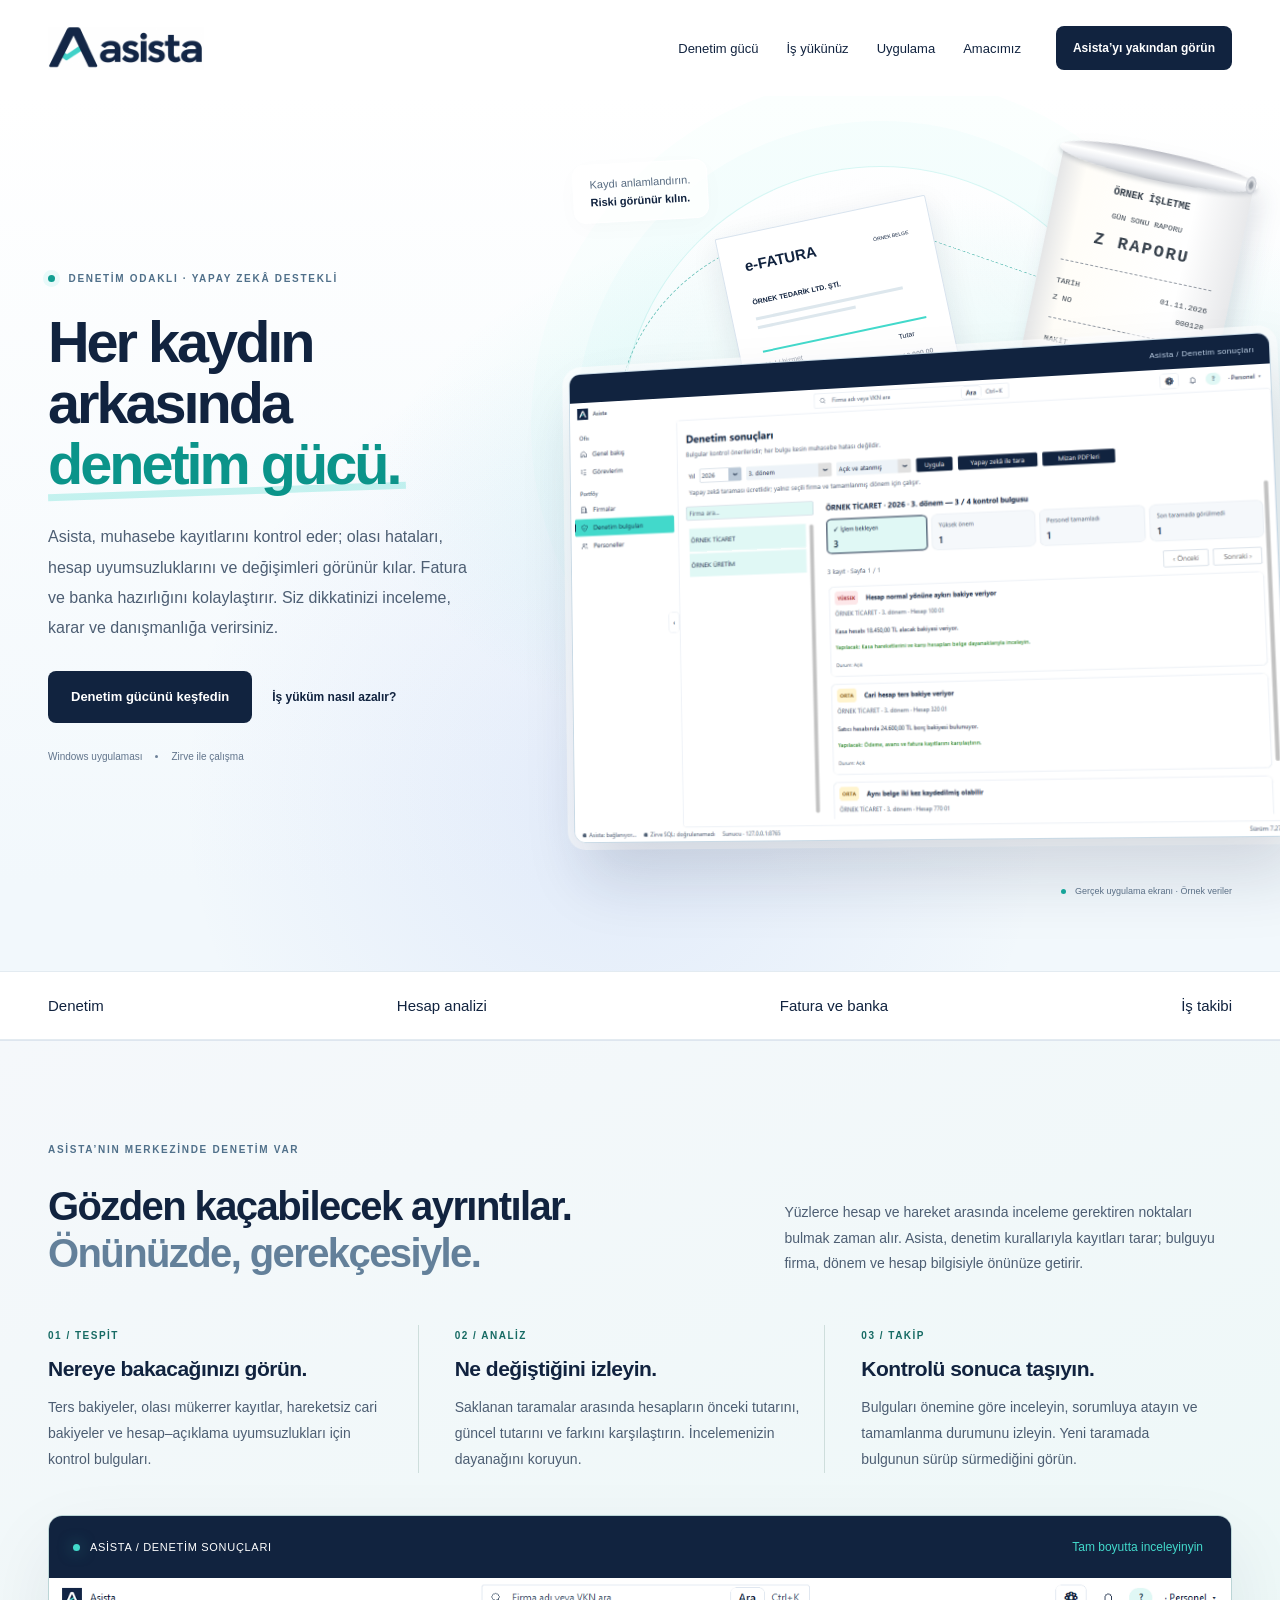
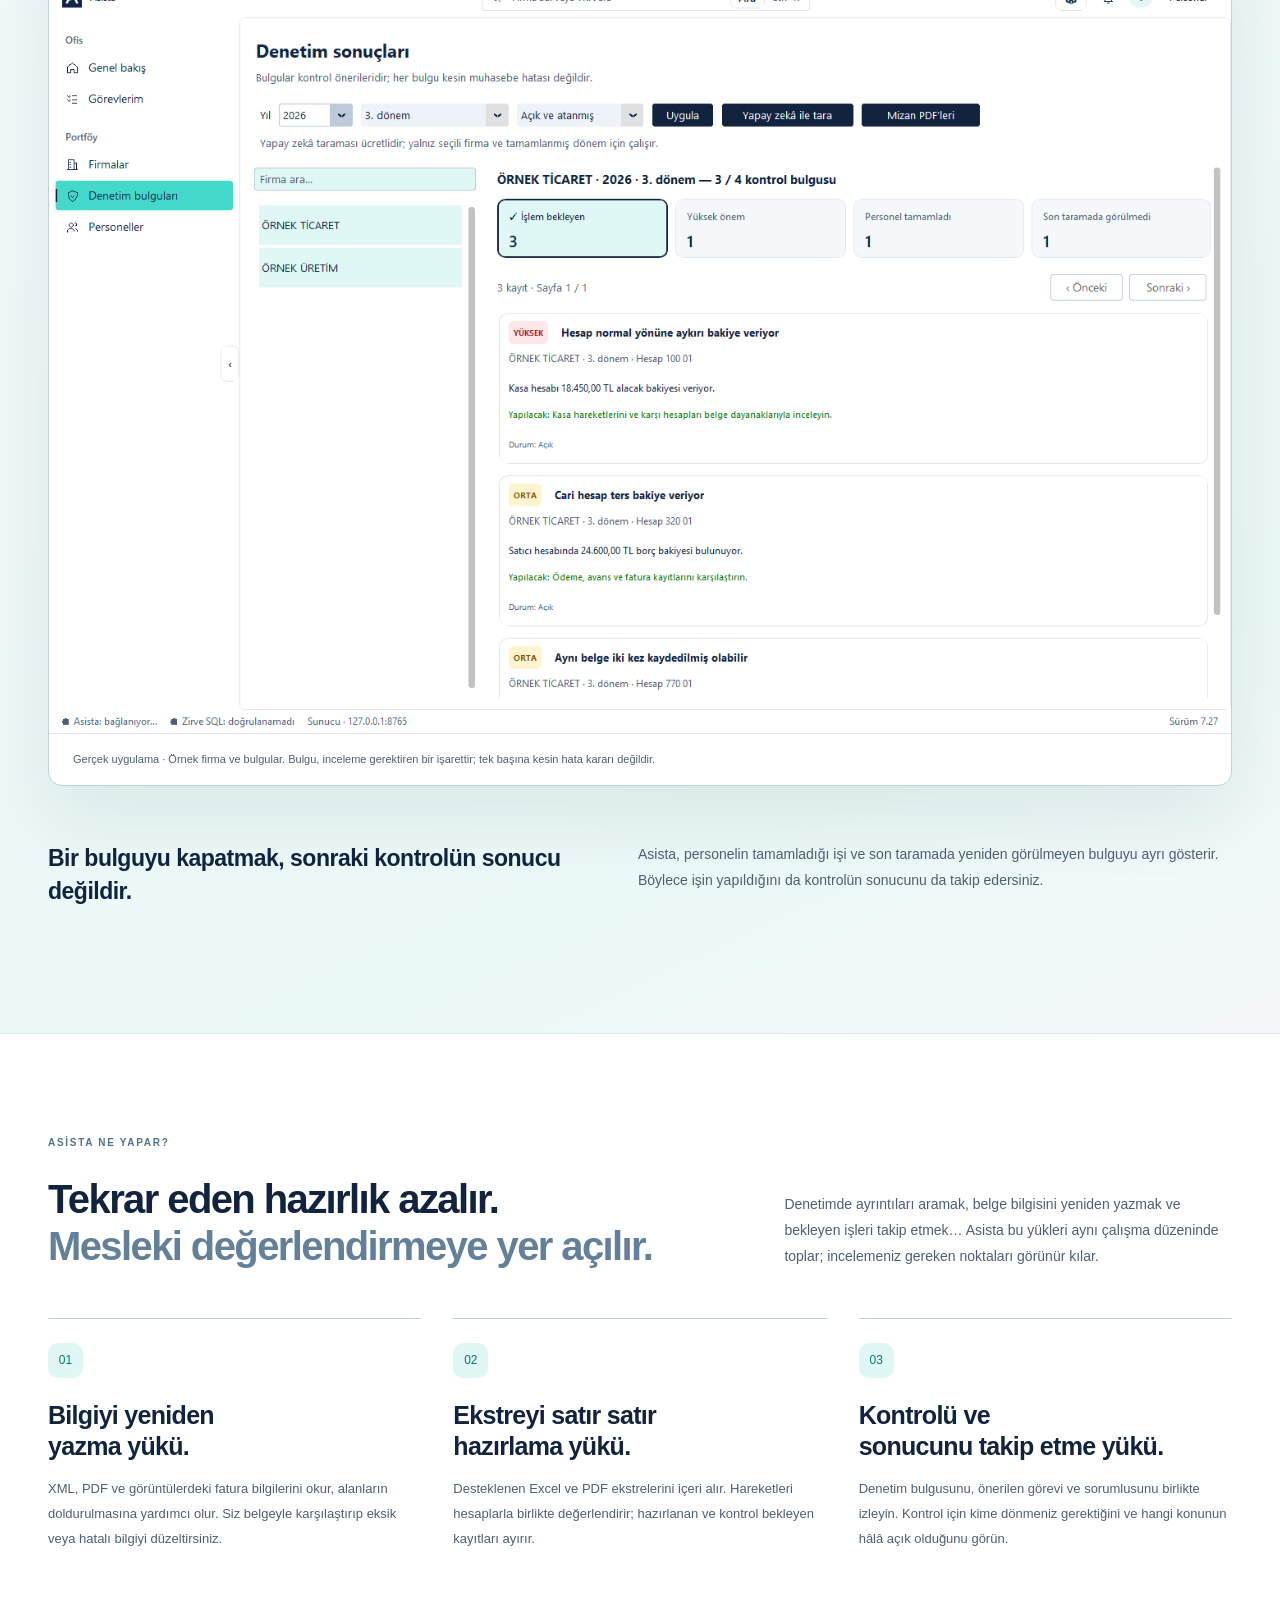
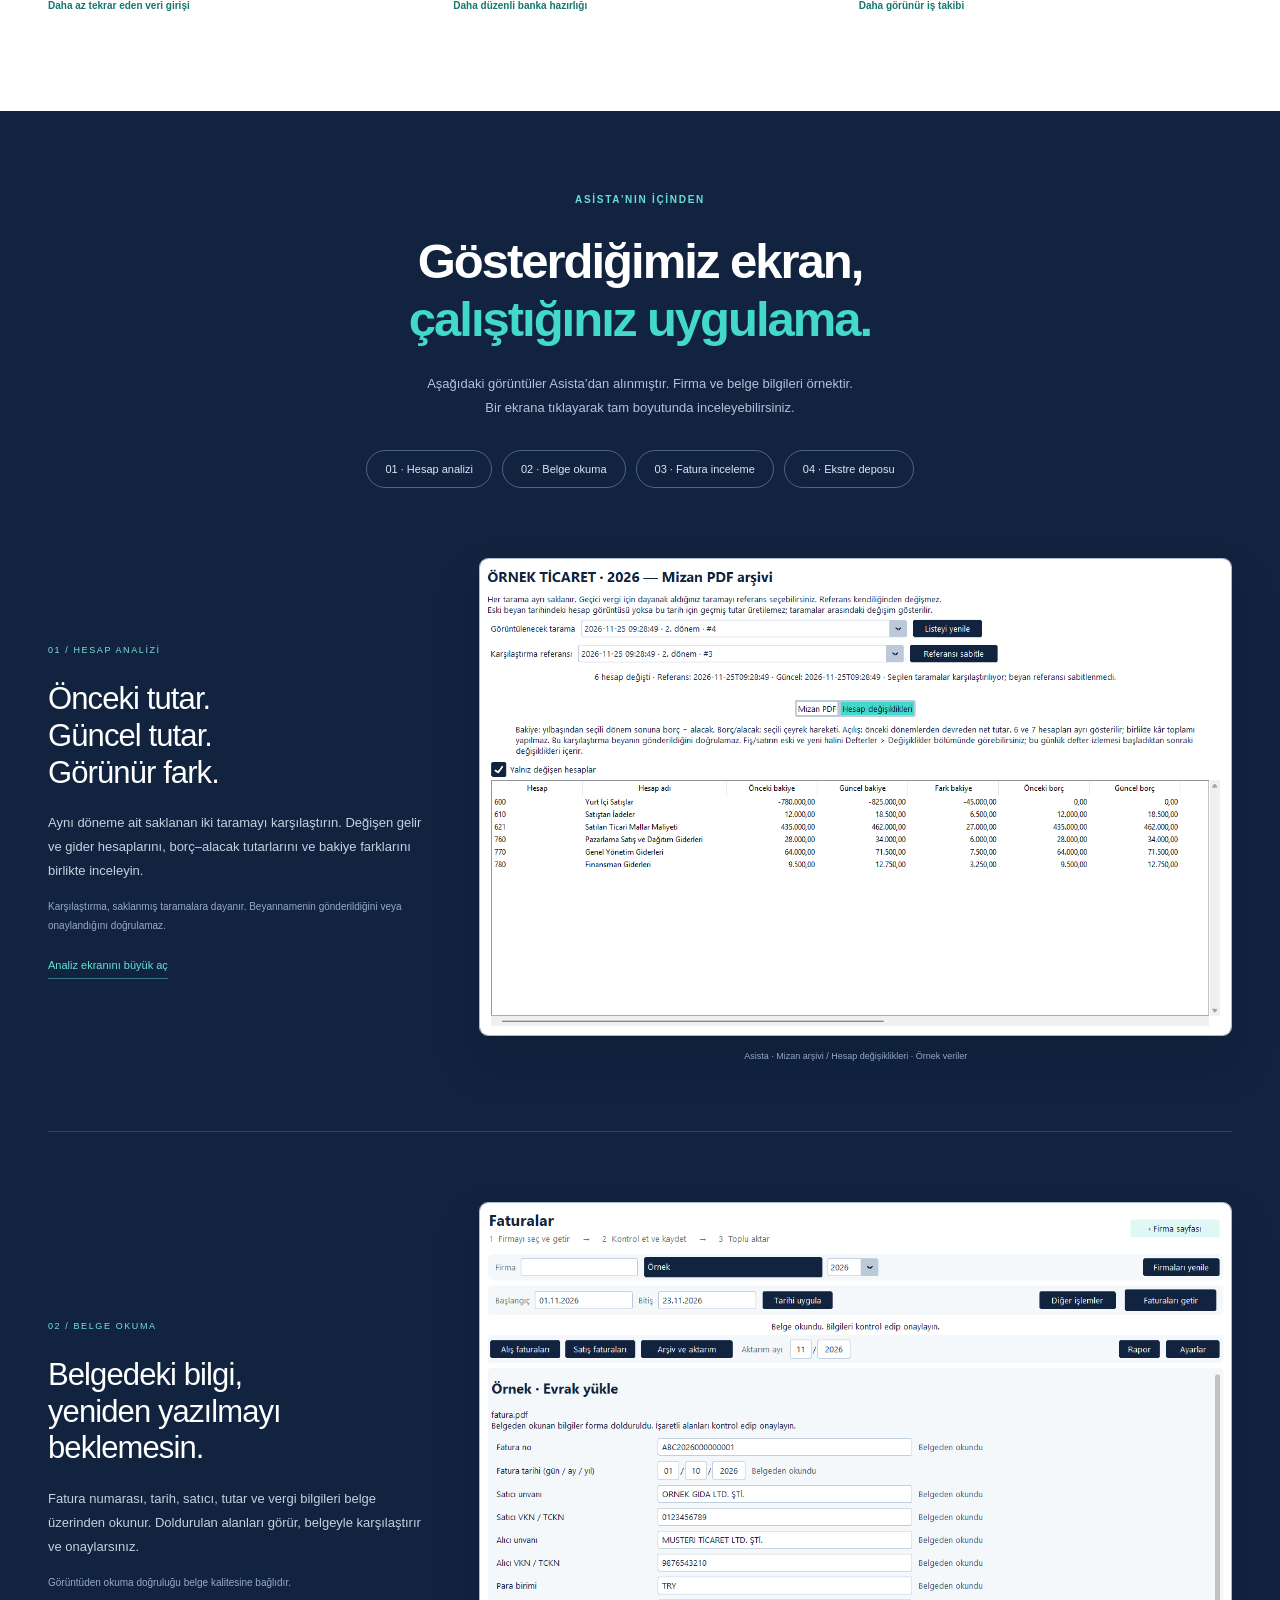
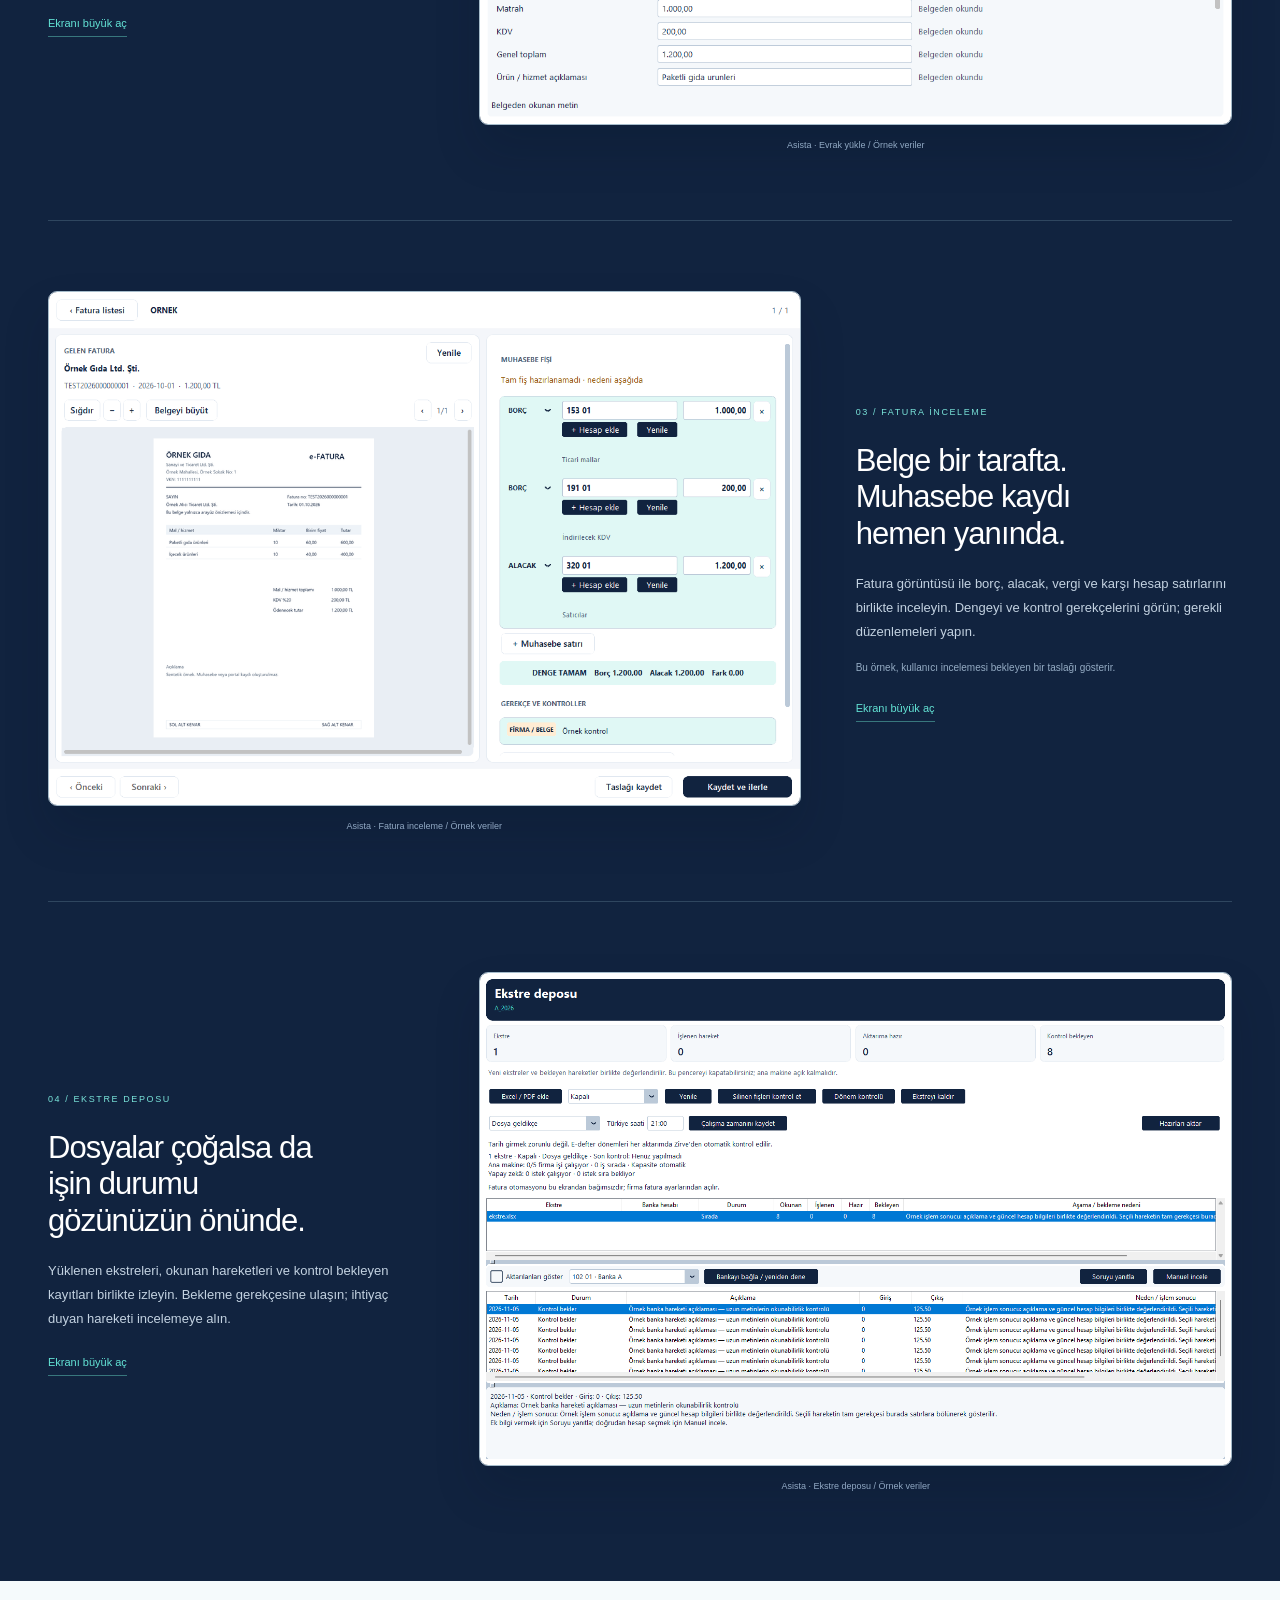
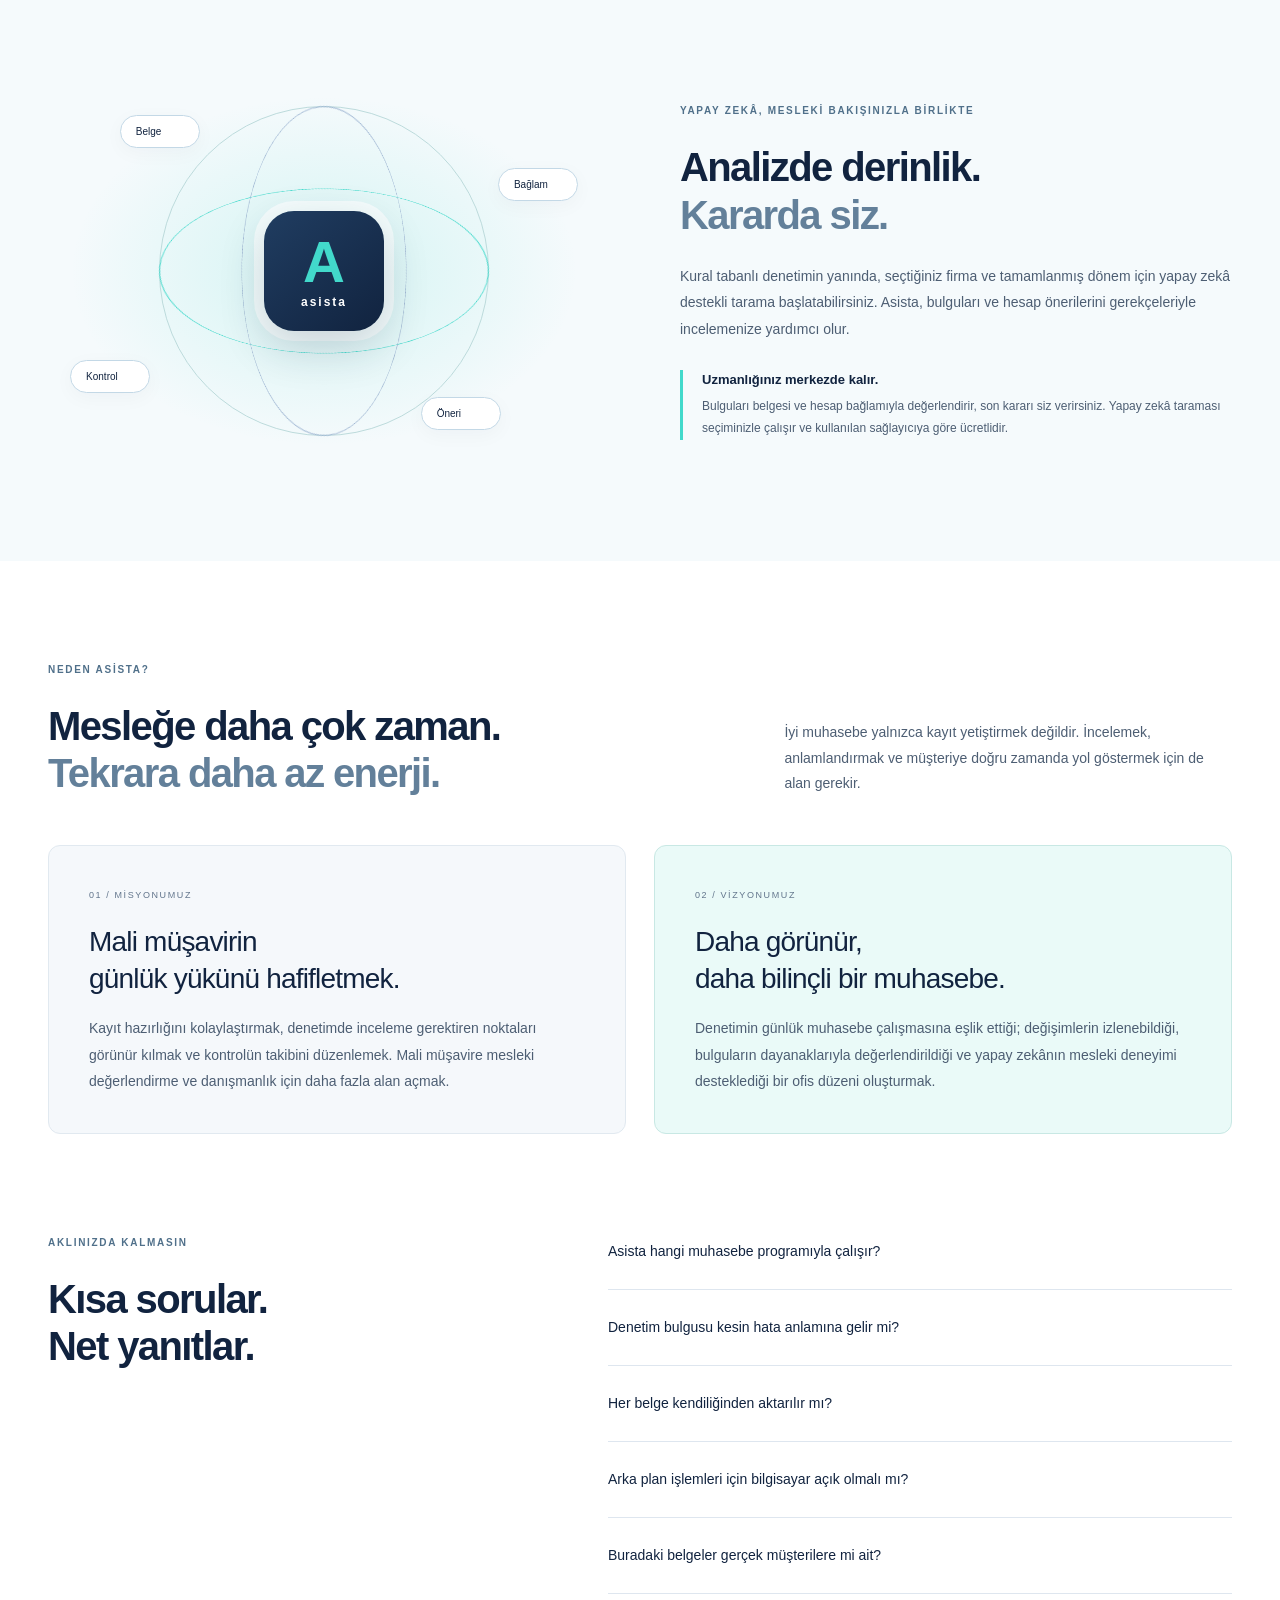
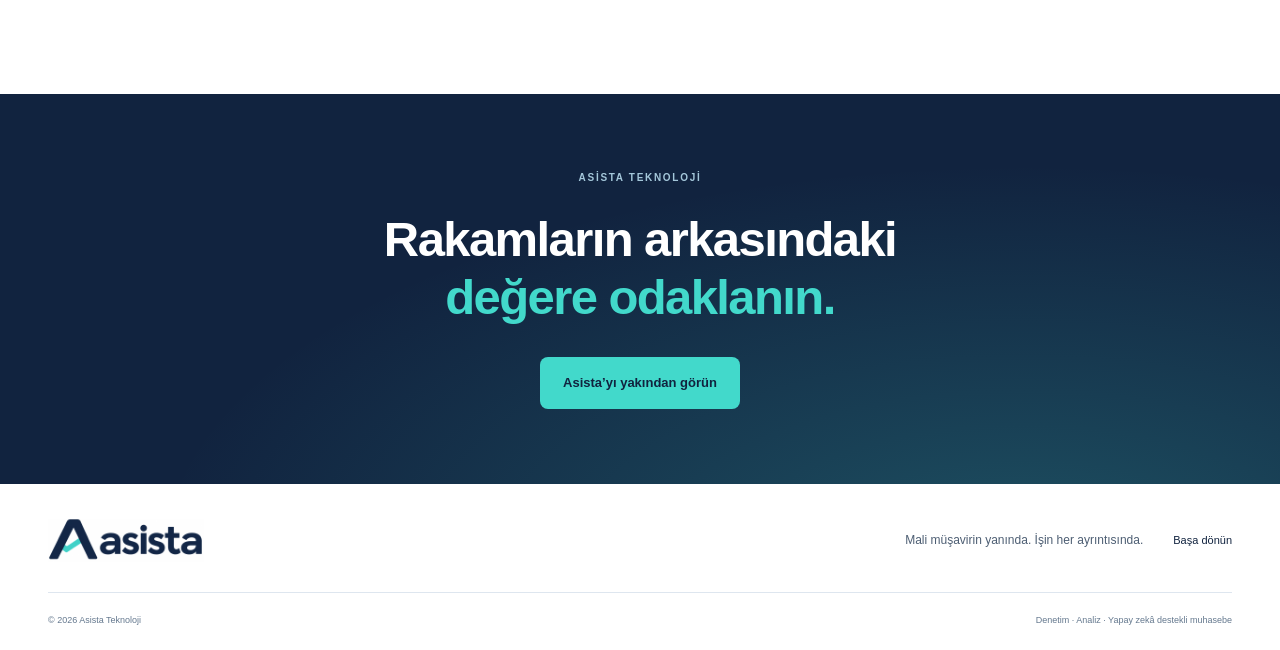
<file: index.html>
<!doctype html>
<html lang="tr"><head><meta charset="utf-8"><meta name="viewport" content="width=device-width,initial-scale=1"><title>Asista — Muhasebenin her adımında denetim gücü.</title><meta name="description" content="Denetim bulguları, hesap analizi, fatura ve banka hazırlığı. Asista, mali müşavirlerin kontrol yükünü hafifleten yapay zekâ destekli muhasebe yardımcısıdır."><meta name="theme-color" content="#11233F"><meta property="og:title" content="Asista — Muhasebenin her adımında denetim gücü."><meta property="og:description" content="Kayıtları hazırlayın. Riskleri görün. Denetimi takip edin."><link rel="icon" href="mark.svg" type="image/svg+xml"><link rel="stylesheet" href="style.css"></head>
<body><a class="skip" href="#icerik">İçeriğe geç</a>
<header class="header wrap"><a href="#" class="brand" aria-label="Asista ana sayfa"><img src="assets/asista-logo.jpg" alt="Asista" width="180" height="120"></a><nav aria-label="Ana menü"><a href="#denetim">Denetim gücü</a><a href="#fayda">İş yükünüz</a><a href="#uygulama">Uygulama</a><a href="#amacimiz">Amacımız</a></nav><a class="button small" href="#uygulama">Asista’yı yakından görün</a></header>
<main id="icerik"><section class="hero"><div class="hero-glow" aria-hidden="true"></div><div class="wrap hero-grid"><div class="hero-copy"><p class="eyebrow"><span class="status-dot"></span> DENETİM ODAKLI · YAPAY ZEKÂ DESTEKLİ</p><h1>Her kaydın<br>arkasında<br><span>denetim gücü.</span></h1><p class="lead">Asista, muhasebe kayıtlarını kontrol eder; olası hataları, hesap uyumsuzluklarını ve değişimleri görünür kılar. Fatura ve banka hazırlığını kolaylaştırır. Siz dikkatinizi inceleme, karar ve danışmanlığa verirsiniz.</p><div class="actions"><a class="button" href="#denetim">Denetim gücünü keşfedin</a><a class="text-link" href="#fayda">İş yüküm nasıl azalır?</a></div><div class="platforms"><span>Windows uygulaması</span><i></i><span>Zirve ile çalışma</span></div></div>
<div class="hero-art"><div class="halo" aria-hidden="true"></div><div class="connecting-lines" aria-hidden="true"></div><div class="floating-label"> Kaydı anlamlandırın.<br><b>Riski görünür kılın.</b></div>
<div class="receipt" role="img" aria-label="Üstü hafif kıvrılmış, temsili bir Z raporu görseli"><div class="receipt-roll"></div><div class="receipt-paper"><span class="receipt-logo">ÖRNEK İŞLETME</span><p>GÜN SONU RAPORU<br><strong>Z RAPORU</strong></p><div class="receipt-rule"></div><div class="receipt-row"><span>TARİH</span><span>01.11.2026</span></div><div class="receipt-row"><span>Z NO</span><span>000128</span></div><div class="receipt-rule"></div><div class="receipt-row"><span>NAKİT</span><span>4.800,00</span></div><div class="receipt-row"><span>KREDİ KARTI</span><span>12.600,00</span></div><div class="receipt-rule"></div><div class="receipt-row receipt-total"><span>TOPLAM</span><span>17.400,00</span></div><p class="receipt-note">TEMSİLİ GÖRSEL<br>RESMÎ BELGE DEĞİLDİR</p><div class="barcode" aria-hidden="true"></div></div></div>
<div class="mini-invoice" aria-hidden="true"><div><b>e-FATURA</b><span>ÖRNEK BELGE</span></div><p>ÖRNEK TEDARİK LTD. ŞTİ.</p><div class="paper-line"></div><div class="paper-line short"></div><div class="mini-table"><span>Mal / hizmet</span><span>Tutar</span><span>Ofis malzemeleri</span><b>10.000,00</b><span>KDV %20</span><b>2.000,00</b></div><div class="mini-total">12.000,00 <small>TL</small></div><small>TEMSİLİ FATURA</small></div>
<a class="hero-screen" href="assets/denetim-sonuclari.png" target="_blank" rel="noopener" aria-label="Gerçek Asista denetim sonuçları ekranını büyük aç"><div class="window-bar"><span class="window-dots"></span><span>Asista / Denetim sonuçları</span></div><img src="assets/denetim-sonuclari.png" width="1440" height="920" alt="Asista denetim ekranında işlem bekleyen bulgular, önem düzeyleri ve yapılacak kontroller; örnek veriler."></a><div class="screen-note"><span></span> Gerçek uygulama ekranı · Örnek veriler</div></div></div></section>
<div class="intro-strip"><div class="wrap"><span>Denetim</span><span>Hesap analizi</span><span>Fatura ve banka</span><span>İş takibi</span></div></div>

<section class="audit-section section" id="denetim"><div class="wrap">
<div class="section-head"><div><p class="eyebrow">ASİSTA’NIN MERKEZİNDE DENETİM VAR</p><h2>Gözden kaçabilecek ayrıntılar.<br><span>Önünüzde, gerekçesiyle.</span></h2></div><p>Yüzlerce hesap ve hareket arasında inceleme gerektiren noktaları bulmak zaman alır. Asista, denetim kurallarıyla kayıtları tarar; bulguyu firma, dönem ve hesap bilgisiyle önünüze getirir.</p></div>
<div class="audit-capabilities"><article><span>01 / TESPİT</span><h3>Nereye bakacağınızı görün.</h3><p>Ters bakiyeler, olası mükerrer kayıtlar, hareketsiz cari bakiyeler ve hesap–açıklama uyumsuzlukları için kontrol bulguları.</p></article><article><span>02 / ANALİZ</span><h3>Ne değiştiğini izleyin.</h3><p>Saklanan taramalar arasında hesapların önceki tutarını, güncel tutarını ve farkını karşılaştırın. İncelemenizin dayanağını koruyun.</p></article><article><span>03 / TAKİP</span><h3>Kontrolü sonuca taşıyın.</h3><p>Bulguları önemine göre inceleyin, sorumluya atayın ve tamamlanma durumunu izleyin. Yeni taramada bulgunun sürüp sürmediğini görün.</p></article></div>
<figure class="audit-feature"><div class="audit-feature-bar"><span><i></i> ASİSTA / DENETİM SONUÇLARI</span><a href="assets/denetim-sonuclari.png" target="_blank" rel="noopener">Tam boyutta inceleyinyin</a></div><a href="assets/denetim-sonuclari.png" target="_blank" rel="noopener"><img src="assets/denetim-sonuclari.png" width="1440" height="920" loading="lazy" alt="Gerçek Asista denetim ekranında örnek kasa ters bakiyesi, cari ters bakiye ve mükerrer kayıt bulguları"></a><figcaption>Gerçek uygulama · Örnek firma ve bulgular. Bulgu, inceleme gerektiren bir işarettir; tek başına kesin hata kararı değildir.</figcaption></figure>
<div class="audit-follow"><b>Bir bulguyu kapatmak, sonraki kontrolün sonucu değildir.</b><p>Asista, personelin tamamladığı işi ve son taramada yeniden görülmeyen bulguyu ayrı gösterir. Böylece işin yapıldığını da kontrolün sonucunu da takip edersiniz.</p></div>
</div></section>
<section class="section wrap benefits" id="fayda"><div class="section-head"><div><p class="eyebrow">ASİSTA NE YAPAR?</p><h2>Tekrar eden hazırlık azalır.<br><span>Mesleki değerlendirmeye yer açılır.</span></h2></div><p>Denetimde ayrıntıları aramak, belge bilgisini yeniden yazmak ve bekleyen işleri takip etmek… Asista bu yükleri aynı çalışma düzeninde toplar; incelemeniz gereken noktaları görünür kılar.</p></div><div class="benefit-grid"><article><span class="benefit-number">01</span><h3>Bilgiyi yeniden<br>yazma yükü.</h3><p>XML, PDF ve görüntülerdeki fatura bilgilerini okur, alanların doldurulmasına yardımcı olur. Siz belgeyle karşılaştırıp eksik veya hatalı bilgiyi düzeltirsiniz.</p><span class="result">Daha az tekrar eden veri girişi</span></article><article><span class="benefit-number">02</span><h3>Ekstreyi satır satır<br>hazırlama yükü.</h3><p>Desteklenen Excel ve PDF ekstrelerini içeri alır. Hareketleri hesaplarla birlikte değerlendirir; hazırlanan ve kontrol bekleyen kayıtları ayırır.</p><span class="result">Daha düzenli banka hazırlığı</span></article><article><span class="benefit-number">03</span><h3>Kontrolü ve<br>sonucunu takip etme yükü.</h3><p>Denetim bulgusunu, önerilen görevi ve sorumlusunu birlikte izleyin. Kontrol için kime dönmeniz gerektiğini ve hangi konunun hâlâ açık olduğunu görün.</p><span class="result">Daha görünür iş takibi</span></article></div></section>
<section class="product-section" id="uygulama"><div class="wrap"><div class="product-heading"><p class="eyebrow">ASİSTA’NIN İÇİNDEN</p><h2>Gösterdiğimiz ekran,<br><span>çalıştığınız uygulama.</span></h2><p>Aşağıdaki görüntüler Asista’dan alınmıştır. Firma ve belge bilgileri örnektir.<br>Bir ekrana tıklayarak tam boyutunda inceleyebilirsiniz.</p></div><nav class="screen-nav" aria-label="Uygulama ekranları"><a href="#analiz">01 · Hesap analizi</a><a href="#belge">02 · Belge okuma</a><a href="#fatura">03 · Fatura inceleme</a><a href="#banka">04 · Ekstre deposu</a></nav>
<article class="showcase" id="analiz"><div class="showcase-copy"><span class="chapter">01 / HESAP ANALİZİ</span><h3>Önceki tutar.<br>Güncel tutar.<br>Görünür fark.</h3><p>Aynı döneme ait saklanan iki taramayı karşılaştırın. Değişen gelir ve gider hesaplarını, borç–alacak tutarlarını ve bakiye farklarını birlikte inceleyin.</p><p class="small-note">Karşılaştırma, saklanmış taramalara dayanır. Beyannamenin gönderildiğini veya onaylandığını doğrulamaz.</p><a href="assets/hesap-analizi.png" target="_blank" rel="noopener">Analiz ekranını büyük aç</a></div><figure><a href="assets/hesap-analizi.png" target="_blank" rel="noopener"><img src="assets/hesap-analizi.png" width="1200" height="760" loading="lazy" alt="Asista hesap değişiklikleri ekranında örnek gelir ve gider hesaplarının önceki tutarı, güncel tutarı ve farkı"></a><figcaption>Asista · Mizan arşivi / Hesap değişiklikleri · Örnek veriler</figcaption></figure></article>
<article class="showcase" id="belge"><div class="showcase-copy"><span class="chapter">02 / BELGE OKUMA</span><h3>Belgedeki bilgi,<br>yeniden yazılmayı<br>beklemesin.</h3><p>Fatura numarası, tarih, satıcı, tutar ve vergi bilgileri belge üzerinden okunur. Doldurulan alanları görür, belgeyle karşılaştırır ve onaylarsınız.</p><p class="small-note">Görüntüden okuma doğruluğu belge kalitesine bağlıdır.</p><a href="assets/belge-okuma.png" target="_blank" rel="noopener">Ekranı büyük aç</a></div><figure><a href="assets/belge-okuma.png" target="_blank" rel="noopener"><img src="assets/belge-okuma.png" width="1180" height="820" loading="lazy" alt="Asista evrak yükleme ekranında PDF’den doldurulmuş örnek fatura alanları"></a><figcaption>Asista · Evrak yükle / Örnek veriler</figcaption></figure></article>
<article class="showcase reverse" id="fatura"><div class="showcase-copy"><span class="chapter">03 / FATURA İNCELEME</span><h3>Belge bir tarafta.<br>Muhasebe kaydı<br>hemen yanında.</h3><p>Fatura görüntüsü ile borç, alacak, vergi ve karşı hesap satırlarını birlikte inceleyin. Dengeyi ve kontrol gerekçelerini görün; gerekli düzenlemeleri yapın.</p><p class="small-note">Bu örnek, kullanıcı incelemesi bekleyen bir taslağı gösterir.</p><a href="assets/fatura-inceleme.png" target="_blank" rel="noopener">Ekranı büyük aç</a></div><figure><a href="assets/fatura-inceleme.png" target="_blank" rel="noopener"><img src="assets/fatura-inceleme.png" width="1200" height="820" loading="lazy" alt="Asista’da fatura görüntüsü ve muhasebe fişi yan yana; örnek taslakta inceleme uyarısı ve borç alacak dengesi"></a><figcaption>Asista · Fatura inceleme / Örnek veriler</figcaption></figure></article>
<article class="showcase" id="banka"><div class="showcase-copy"><span class="chapter">04 / EKSTRE DEPOSU</span><h3>Dosyalar çoğalsa da<br>işin durumu<br>gözünüzün önünde.</h3><p>Yüklenen ekstreleri, okunan hareketleri ve kontrol bekleyen kayıtları birlikte izleyin. Bekleme gerekçesine ulaşın; ihtiyaç duyan hareketi incelemeye alın.</p><a href="assets/ekstre-deposu.png" target="_blank" rel="noopener">Ekranı büyük aç</a></div><figure><a href="assets/ekstre-deposu.png" target="_blank" rel="noopener"><img src="assets/ekstre-deposu.png" width="1450" height="950" loading="lazy" alt="Asista ekstre deposunda özet sayıları, dosya durumu, hareketler ve bekleme gerekçeleri; örnek veriler"></a><figcaption>Asista · Ekstre deposu / Örnek veriler</figcaption></figure></article></div></section>
<section class="intelligence section"><div class="wrap ai-grid"><div class="ai-art" aria-hidden="true"><div class="ai-orbit one"></div><div class="ai-orbit two"></div><div class="ai-orbit three"></div><div class="ai-core">A<span>asista</span></div><span class="ai-node n1">Belge</span><span class="ai-node n2">Bağlam</span><span class="ai-node n3">Öneri</span><span class="ai-node n4">Kontrol</span></div><div><p class="eyebrow">YAPAY ZEKÂ, MESLEKİ BAKIŞINIZLA BİRLİKTE</p><h2>Analizde derinlik.<br><span>Kararda siz.</span></h2><p class="ai-text">Kural tabanlı denetimin yanında, seçtiğiniz firma ve tamamlanmış dönem için yapay zekâ destekli tarama başlatabilirsiniz. Asista, bulguları ve hesap önerilerini gerekçeleriyle incelemenize yardımcı olur.</p><div class="ai-boundary"><b>Uzmanlığınız merkezde kalır.</b><p>Bulguları belgesi ve hesap bağlamıyla değerlendirir, son kararı siz verirsiniz. Yapay zekâ taraması seçiminizle çalışır ve kullanılan sağlayıcıya göre ücretlidir.</p></div></div></div></section>
<section class="section wrap purpose" id="amacimiz"><div class="section-head"><div><p class="eyebrow">NEDEN ASİSTA?</p><h2>Mesleğe daha çok zaman.<br><span>Tekrara daha az enerji.</span></h2></div><p>İyi muhasebe yalnızca kayıt yetiştirmek değildir. İncelemek, anlamlandırmak ve müşteriye doğru zamanda yol göstermek için de alan gerekir.</p></div><div class="purpose-grid"><article><span>01 / MİSYONUMUZ</span><h3>Mali müşavirin<br>günlük yükünü hafifletmek.</h3><p>Kayıt hazırlığını kolaylaştırmak, denetimde inceleme gerektiren noktaları görünür kılmak ve kontrolün takibini düzenlemek. Mali müşavire mesleki değerlendirme ve danışmanlık için daha fazla alan açmak.</p></article><article><span>02 / VİZYONUMUZ</span><h3>Daha görünür,<br>daha bilinçli bir muhasebe.</h3><p>Denetimin günlük muhasebe çalışmasına eşlik ettiği; değişimlerin izlenebildiği, bulguların dayanaklarıyla değerlendirildiği ve yapay zekânın mesleki deneyimi desteklediği bir ofis düzeni oluşturmak.</p></article></div></section>
<section class="faq wrap"><div><p class="eyebrow">AKLINIZDA KALMASIN</p><h2>Kısa sorular.<br>Net yanıtlar.</h2></div><div><details><summary>Asista hangi muhasebe programıyla çalışır?</summary><p>Mevcut Windows uygulaması Zirve muhasebe altyapısıyla çalışır. Kurulumda firma bağlantısı, hesap planı ve erişim yetkileri tanımlanır.</p></details><details><summary>Denetim bulgusu kesin hata anlamına gelir mi?</summary><p>Hayır. Bulgu, inceleme gerektiren bir durumu gösterir. Asista önem düzeyini, hesabı ve önerilen kontrolü sunar; belge ve işlem bağlamıyla değerlendirmeyi mali müşavir yapar.</p></details><details><summary>Her belge kendiliğinden aktarılır mı?</summary><p>İşleyiş otomasyon ayarlarına ve kayıt kontrollerine bağlıdır. Eksik veya belirsiz kayıtlar inceleme bekler; hazırlanan fişleri düzenleyebilirsiniz.</p></details><details><summary>Arka plan işlemleri için bilgisayar açık olmalı mı?</summary><p>Evet. Arka plan işlerinin çalışması için ofisin ana makinesi ve Asista servisi açık olmalıdır. Terminaller kendi ana makinelerine bağlanır.</p></details><details><summary>Buradaki belgeler gerçek müşterilere mi ait?</summary><p>Hayır. Uygulama ekranları gerçektir; gösterilen firma ve işlem verileri örnektir. Fatura ve Z raporu kompozisyonları tanıtım amaçlıdır. Z raporu görseli, ayrı bir Z raporu işleme özelliği vaadi değildir.</p></details></div></section>
<section class="closing"><div class="wrap"><p class="eyebrow">ASİSTA TEKNOLOJİ</p><h2>Rakamların arkasındaki<br><span>değere odaklanın.</span></h2><a class="button mint" href="#uygulama">Asista’yı yakından görün</a></div></section></main>
<footer class="footer wrap"><a class="brand" href="#" aria-label="Asista ana sayfa"><img src="assets/asista-logo.jpg" alt="Asista" width="180" height="120"></a><p>Mali müşavirin yanında. İşin her ayrıntısında.</p><a href="#">Başa dönün</a><div><span>© 2026 Asista Teknoloji</span><span>Denetim · Analiz · Yapay zekâ destekli muhasebe</span></div></footer></body></html>
</file>
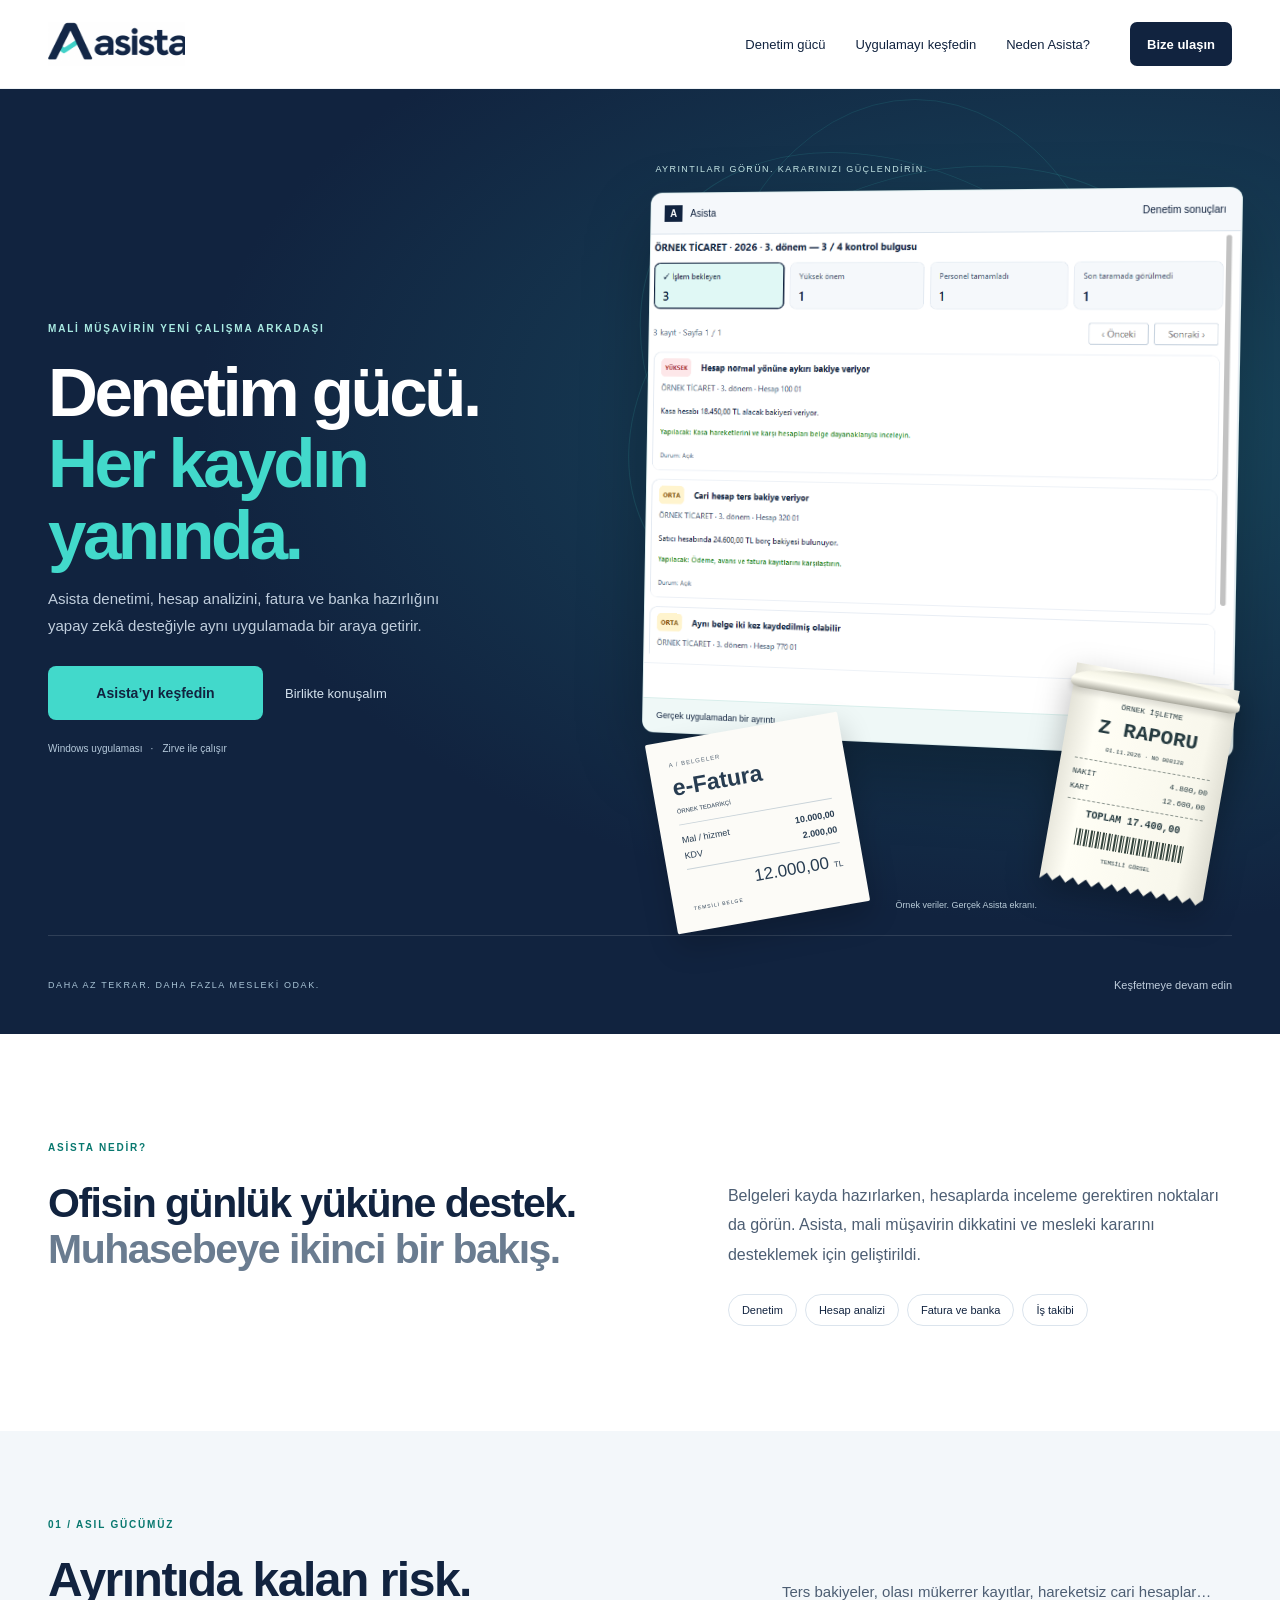
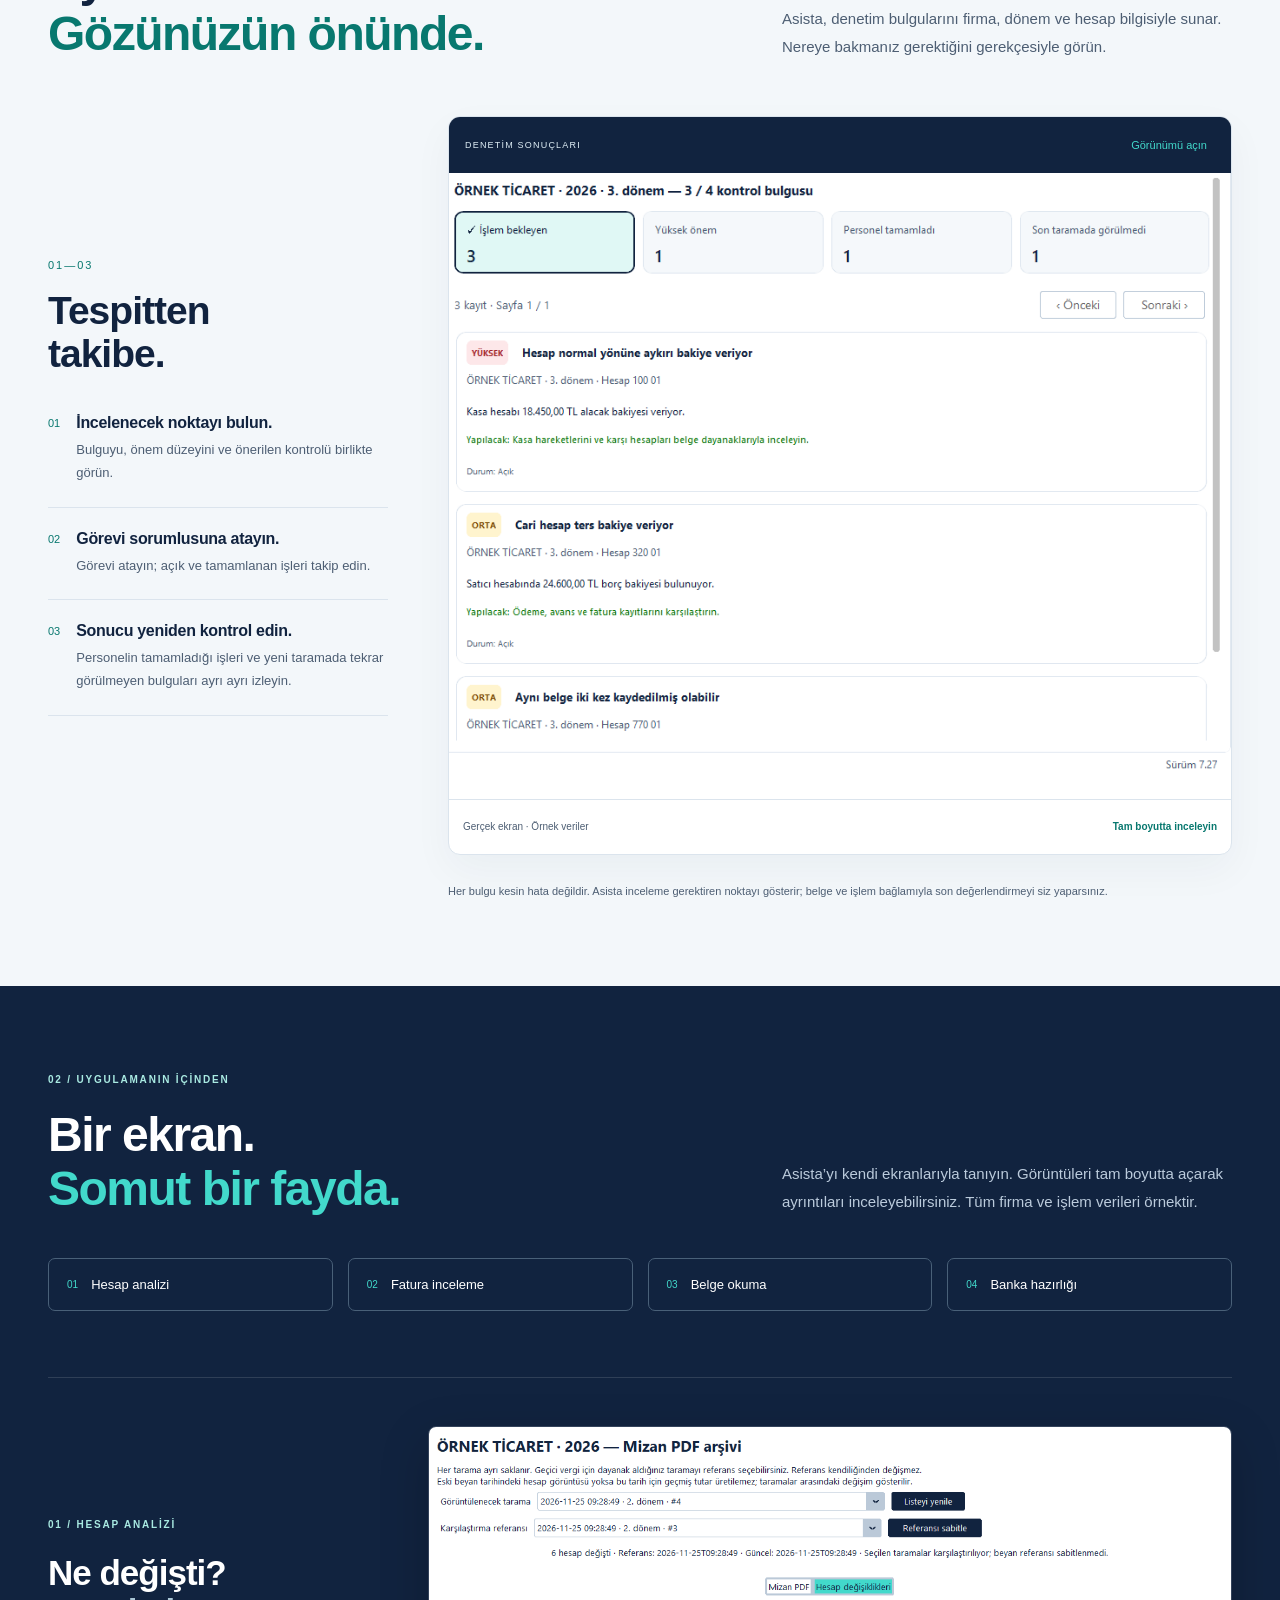
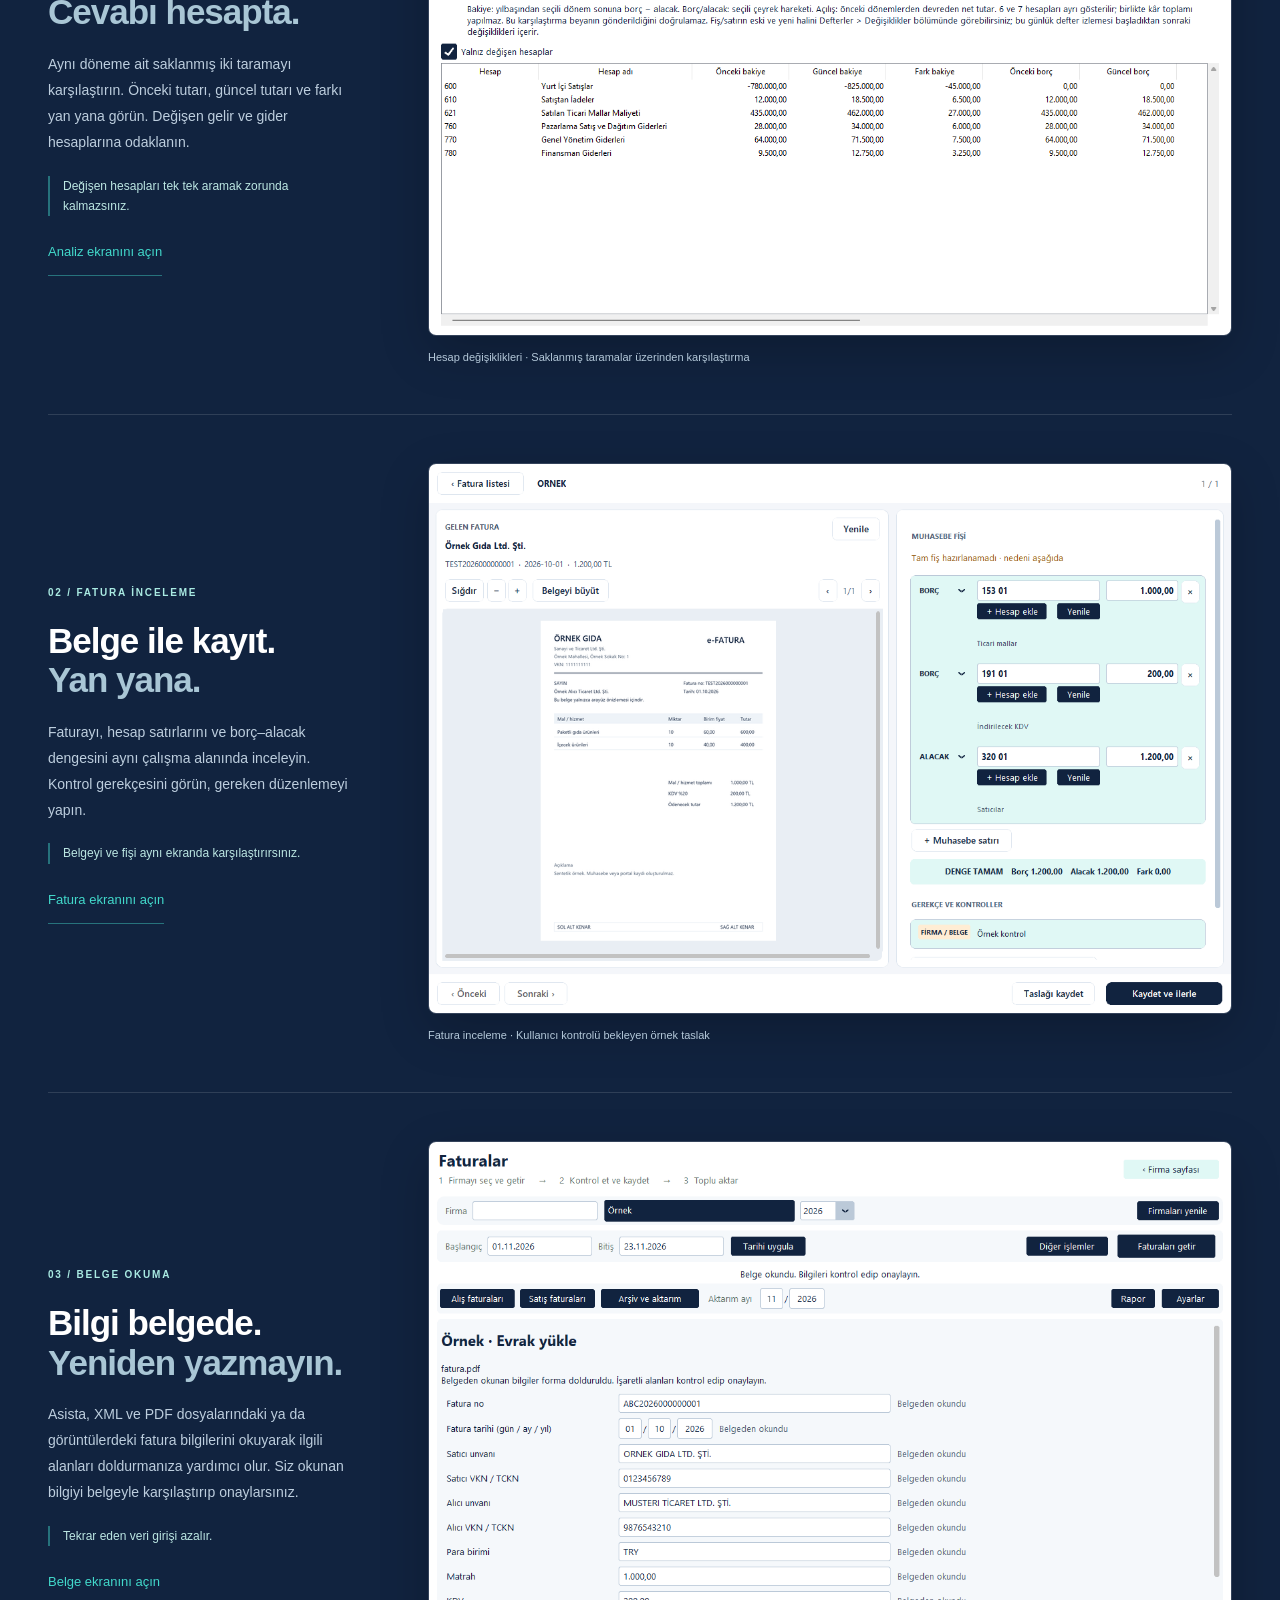
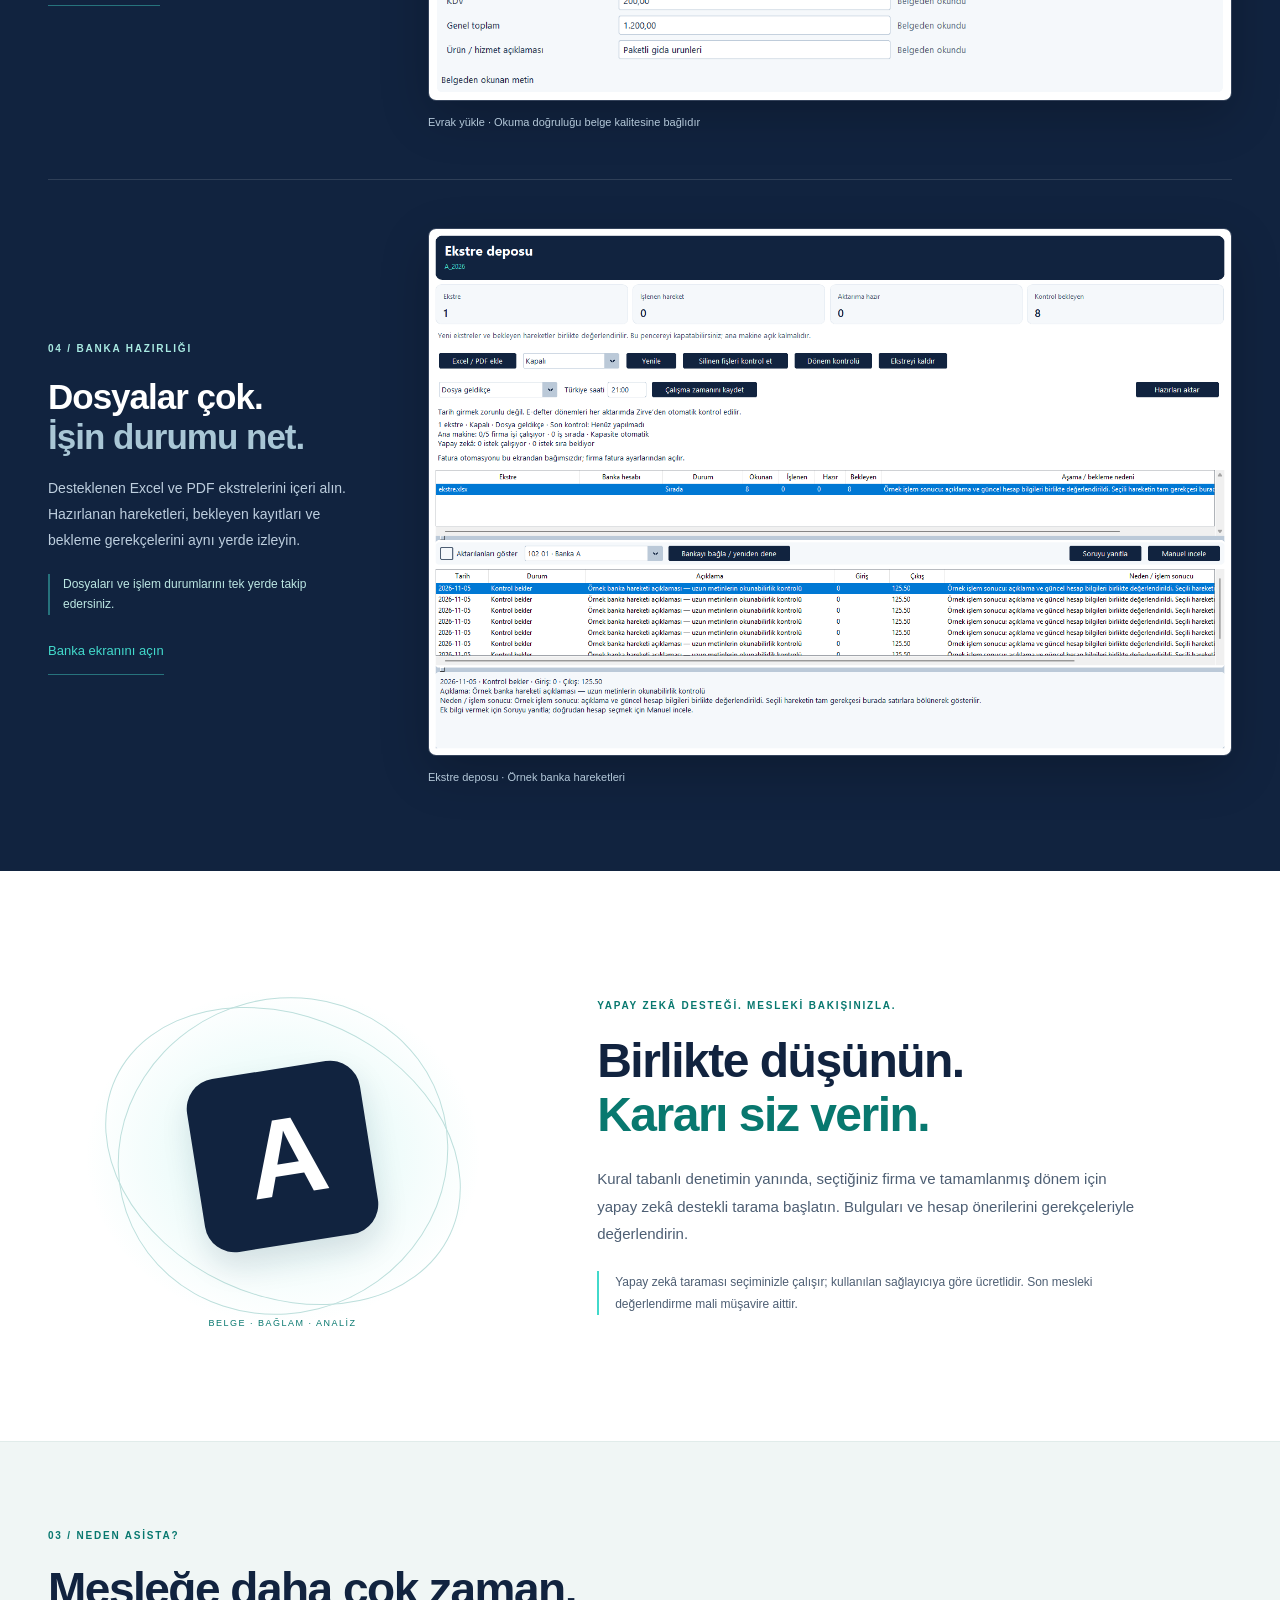
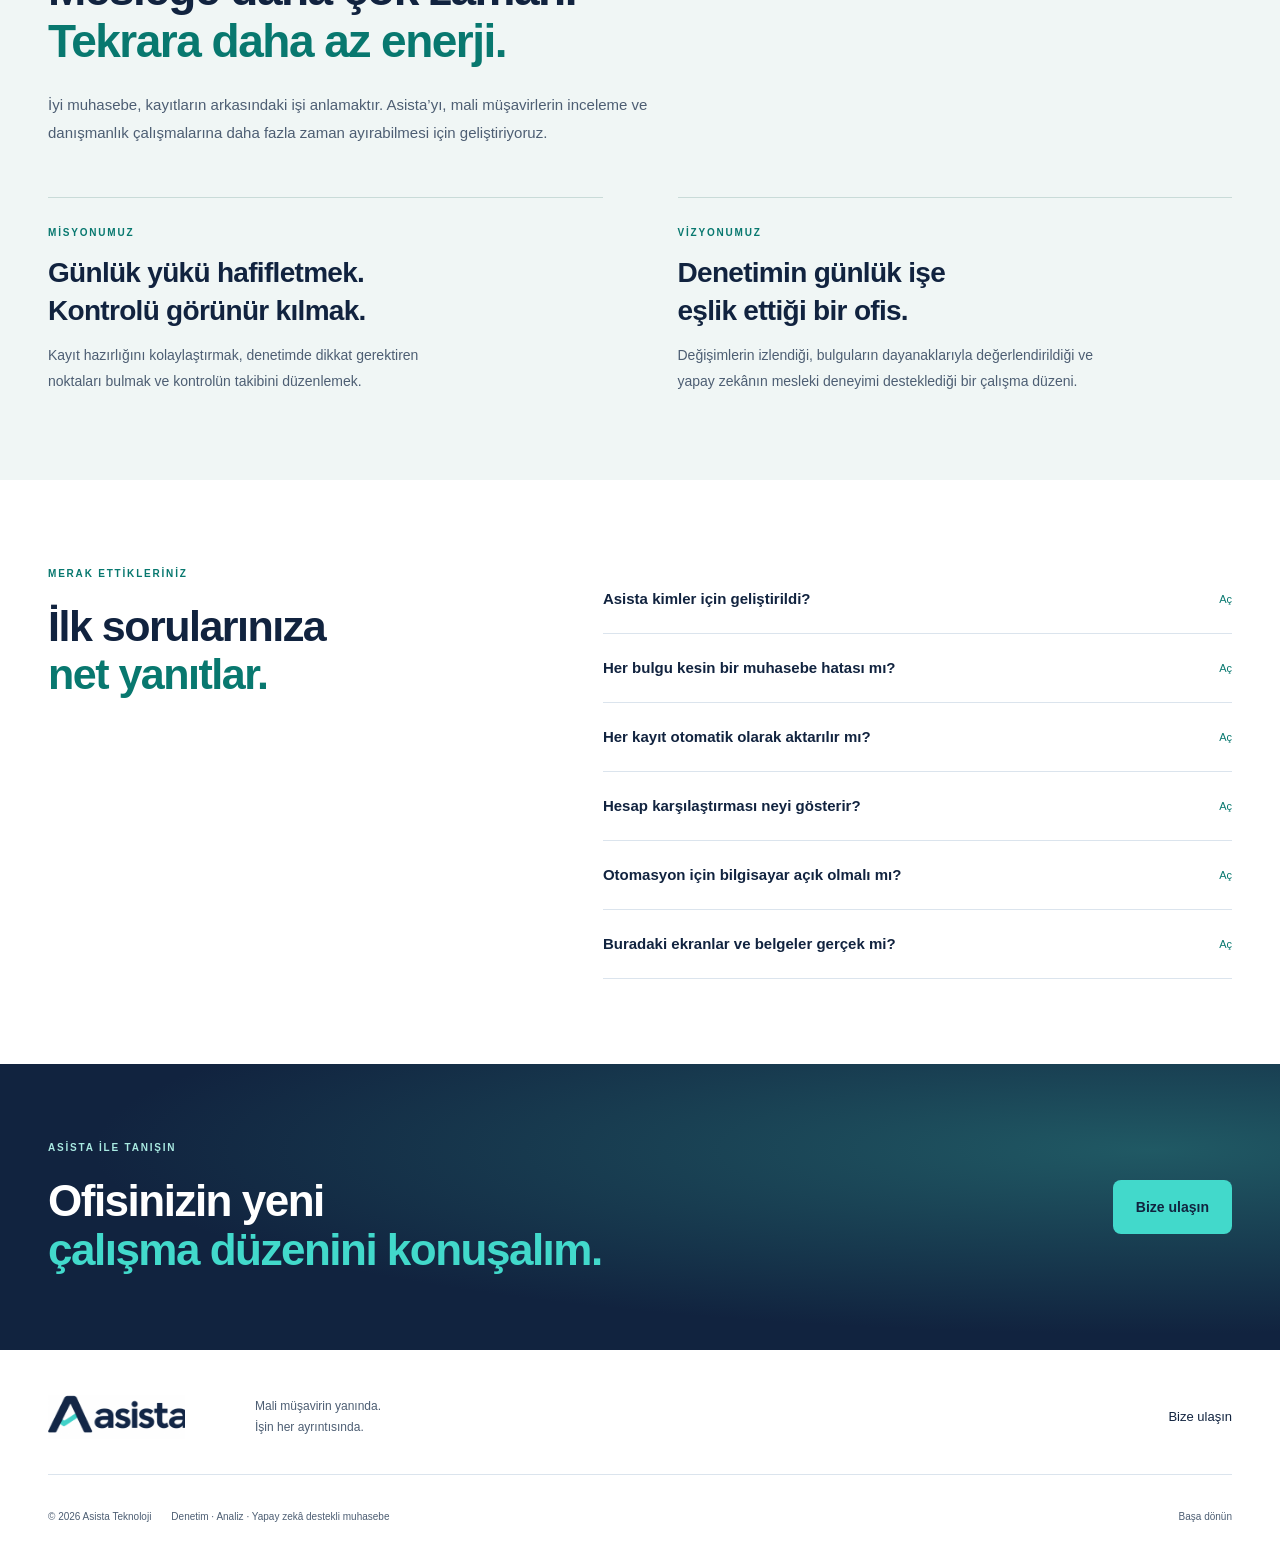
<file: onizleme/index.html>
<!doctype html>
<html lang="tr"><head>
<meta charset="utf-8"><meta name="viewport" content="width=device-width,initial-scale=1">
<title>Asista — Muhasebenin içinde. Denetimin merkezinde.</title>
<meta name="description" content="Mali müşavirler için denetim ve yapay zekâ destekli muhasebe yardımcısı. Kayıtları hazırlayın, riskleri görün, kontrolü takip edin.">
<meta name="theme-color" content="#11233f"><meta property="og:title" content="Asista — Muhasebenin içinde. Denetimin merkezinde."><meta property="og:description" content="Denetim, hesap analizi, fatura ve banka hazırlığı. Mali müşavirin yanında."><link rel="icon" href="mark.svg" type="image/svg+xml"><link rel="stylesheet" href="style.css">
</head><body><a class="skip" href="#icerik">İçeriğe geç</a>
<header class="site-header"><div class="container header-inner"><a href="index.html" class="brand" aria-label="Asista ana sayfa"><img src="assets/asista-logo.jpg" width="180" height="120" alt="Asista"></a><nav class="desktop-nav" aria-label="Ana menü"><a href="#denetim">Denetim gücü</a><a href="#ekranlar">Uygulamayı keşfedin</a><a href="#hakkimizda">Neden Asista?</a></nav><a class="header-contact" href="iletisim.html">Bize ulaşın</a><details class="mobile-menu"><summary aria-label="Gezinme menüsü">Menü</summary><nav aria-label="Mobil menü"><a href="#denetim">Denetim gücü <span>01</span></a><a href="#ekranlar">Uygulamayı keşfedin <span>02</span></a><a href="#hakkimizda">Neden Asista? <span>03</span></a><a href="iletisim.html">Bize ulaşın</a></nav></details></div></header>
<main id="icerik">
<section class="hero"><div class="hero-grid container"><div class="hero-copy"><p class="eyebrow light">MALİ MÜŞAVİRİN YENİ ÇALIŞMA ARKADAŞI</p><h1>Denetim gücü.<br><span>Her kaydın<br>yanında.</span></h1><p class="hero-description">Asista denetimi, hesap analizini, fatura ve banka hazırlığını yapay zekâ desteğiyle aynı uygulamada bir araya getirir.</p><div class="hero-actions"><a class="button mint" href="#denetim">Asista’yı keşfedin</a><a class="quiet-link" href="iletisim.html">Birlikte konuşalım</a></div><div class="compatibility"><span>Windows uygulaması</span><span>Zirve ile çalışır</span></div></div>
<div class="hero-visual"><div class="orbital" aria-hidden="true"><i></i><i></i><i></i></div><div class="visual-label">AYRINTILARI GÖRÜN. KARARINIZI GÜÇLENDİRİN.</div><a class="hero-app" href="assets/denetim-sonuclari.png" target="_blank" rel="noopener" aria-label="Asista denetim ekranının tamamını aç"><div class="app-bar"><span><b>A</b> Asista</span><span>Denetim sonuçları</span></div><div class="audit-crop"><img src="assets/denetim-sonuclari.png" width="1440" height="920" alt="Gerçek denetim ekranından ayrıntı: işlem bekleyen bulgular, kasa ve cari hesap kontrolleri."></div><div class="app-caption"><span>Gerçek uygulamadan bir ayrıntı</span><span>Tamamını açın</span></div></a>
<div class="paper-composition" aria-label="Temsili fatura ve kıvrık Z raporu görselleri"><div class="invoice-paper"><span class="paper-brand">A / BELGELER</span><strong>e-Fatura</strong><small>ÖRNEK TEDARİKÇİ</small><div class="paper-rule"></div><div class="paper-row"><span>Mal / hizmet</span><b>10.000,00</b></div><div class="paper-row"><span>KDV</span><b>2.000,00</b></div><div class="paper-total">12.000,00 <small>TL</small></div><span class="paper-demo">TEMSİLİ BELGE</span></div><div class="receipt"><div class="receipt-roll"></div><div class="receipt-content"><span>ÖRNEK İŞLETME</span><strong>Z RAPORU</strong><small>01.11.2026 · NO 000128</small><div class="receipt-dash"></div><div class="paper-row"><span>NAKİT</span><span>4.800,00</span></div><div class="paper-row"><span>KART</span><span>12.600,00</span></div><div class="receipt-dash"></div><b>TOPLAM 17.400,00</b><div class="barcode" aria-hidden="true"></div><small>TEMSİLİ GÖRSEL</small></div></div></div><p class="visual-note">Örnek veriler. Gerçek Asista ekranı.</p></div></div><div class="hero-bottom container"><span>DAHA AZ TEKRAR. DAHA FAZLA MESLEKİ ODAK.</span><a href="#denetim" aria-label="Denetim bölümüne ilerle">Keşfetmeye devam edin</a></div></section>
<section class="identity container"><p class="eyebrow">ASİSTA NEDİR?</p><h2>Ofisin günlük yüküne destek.<br><span>Muhasebeye ikinci bir bakış.</span></h2><p>Belgeleri kayda hazırlarken, hesaplarda inceleme gerektiren noktaları da görün. Asista, mali müşavirin dikkatini ve mesleki kararını desteklemek için geliştirildi.</p><div class="identity-tags"><span>Denetim</span><span>Hesap analizi</span><span>Fatura ve banka</span><span>İş takibi</span></div></section>
<section class="audit-section" id="denetim"><div class="container"><div class="section-heading"><div><p class="eyebrow">01 / ASIL GÜCÜMÜZ</p><h2>Ayrıntıda kalan risk.<br><em>Gözünüzün önünde.</em></h2></div><p>Ters bakiyeler, olası mükerrer kayıtlar, hareketsiz cari hesaplar… Asista, denetim bulgularını firma, dönem ve hesap bilgisiyle sunar. Nereye bakmanız gerektiğini gerekçesiyle görün.</p></div><div class="audit-story"><div class="audit-story-copy"><span class="section-index">01—03</span><h3>Tespitten<br>takibe.</h3><ol class="audit-steps"><li><span>01</span><div><h4>İncelenecek noktayı bulun.</h4><p>Bulguyu, önem düzeyini ve önerilen kontrolü birlikte görün.</p></div></li><li><span>02</span><div><h4>Görevi sorumlusuna atayın.</h4><p>Görevi atayın; açık ve tamamlanan işleri takip edin.</p></div></li><li><span>03</span><div><h4>Sonucu yeniden kontrol edin.</h4><p>Personelin tamamladığı işleri ve yeni taramada tekrar görülmeyen bulguları ayrı ayrı izleyin.</p></div></li></ol></div><figure class="audit-panel"><div class="frame-label">DENETİM SONUÇLARI <a href="assets/denetim-sonuclari.png" target="_blank" rel="noopener" aria-label="Denetim ekranını tam boyutta açın">Görünümü açın</a></div><a class="detail-image" href="assets/denetim-sonuclari.png" target="_blank" rel="noopener"><img src="assets/denetim-sonuclari.png" width="1440" height="920" loading="lazy" alt="Asista’nın gerçek denetim ekranında örnek kasa ve cari ters bakiye bulguları"></a><figcaption><span>Gerçek ekran · Örnek veriler</span><a href="assets/denetim-sonuclari.png" target="_blank" rel="noopener">Tam boyutta inceleyin</a></figcaption></figure></div><p class="context-note">Her bulgu kesin hata değildir. Asista inceleme gerektiren noktayı gösterir; belge ve işlem bağlamıyla son değerlendirmeyi siz yaparsınız.</p></div></section>
<section class="product-section" id="ekranlar"><div class="container"><div class="section-heading"><div><p class="eyebrow light">02 / UYGULAMANIN İÇİNDEN</p><h2>Bir ekran.<br><span>Somut bir fayda.</span></h2></div><p>Asista’yı kendi ekranlarıyla tanıyın. Görüntüleri tam boyutta açarak ayrıntıları inceleyebilirsiniz. Tüm firma ve işlem verileri örnektir.</p></div><nav class="product-nav" aria-label="Uygulama örnekleri"><a href="#analiz">01 <span>Hesap analizi</span></a><a href="#fatura">02 <span>Fatura inceleme</span></a><a href="#belge">03 <span>Belge okuma</span></a><a href="#banka">04 <span>Banka hazırlığı</span></a></nav>
<article class="product-item" id="analiz"><div class="product-copy"><p class="eyebrow light">01 / HESAP ANALİZİ</p><h3>Ne değişti?<br><span>Cevabı hesapta.</span></h3><p>Aynı döneme ait saklanmış iki taramayı karşılaştırın. Önceki tutarı, güncel tutarı ve farkı yan yana görün. Değişen gelir ve gider hesaplarına odaklanın.</p><div class="value-line"> Değişen hesapları tek tek aramak zorunda kalmazsınız.</div><a class="image-link" href="assets/hesap-analizi.png" target="_blank" rel="noopener">Analiz ekranını açın</a></div><figure><a href="assets/hesap-analizi.png" target="_blank" rel="noopener"><img src="assets/hesap-analizi.png" width="1200" height="760" loading="lazy" alt="Örnek gelir ve gider hesaplarının önceki, güncel ve fark tutarlarını gösteren gerçek Asista ekranı"></a><figcaption>Hesap değişiklikleri · Saklanmış taramalar üzerinden karşılaştırma</figcaption></figure></article>
<article class="product-item" id="fatura"><div class="product-copy"><p class="eyebrow light">02 / FATURA İNCELEME</p><h3>Belge ile kayıt.<br><span>Yan yana.</span></h3><p>Faturayı, hesap satırlarını ve borç–alacak dengesini aynı çalışma alanında inceleyin. Kontrol gerekçesini görün, gereken düzenlemeyi yapın.</p><div class="value-line"> Belgeyi ve fişi aynı ekranda karşılaştırırsınız.</div><a class="image-link" href="assets/fatura-inceleme.png" target="_blank" rel="noopener">Fatura ekranını açın</a></div><figure><a href="assets/fatura-inceleme.png" target="_blank" rel="noopener"><img src="assets/fatura-inceleme.png" width="1200" height="820" loading="lazy" alt="Gerçek Asista ekranında örnek fatura görüntüsü ve muhasebe fişi yan yana"></a><figcaption>Fatura inceleme · Kullanıcı kontrolü bekleyen örnek taslak</figcaption></figure></article>
<article class="product-item" id="belge"><div class="product-copy"><p class="eyebrow light">03 / BELGE OKUMA</p><h3>Bilgi belgede.<br><span>Yeniden yazmayın.</span></h3><p>Asista, XML ve PDF dosyalarındaki ya da görüntülerdeki fatura bilgilerini okuyarak ilgili alanları doldurmanıza yardımcı olur. Siz okunan bilgiyi belgeyle karşılaştırıp onaylarsınız.</p><div class="value-line"> Tekrar eden veri girişi azalır.</div><a class="image-link" href="assets/belge-okuma.png" target="_blank" rel="noopener">Belge ekranını açın</a></div><figure><a href="assets/belge-okuma.png" target="_blank" rel="noopener"><img src="assets/belge-okuma.png" width="1180" height="820" loading="lazy" alt="PDF’den okunan örnek fatura numarası, tarih, matrah ve KDV alanları"></a><figcaption>Evrak yükle · Okuma doğruluğu belge kalitesine bağlıdır</figcaption></figure></article>
<article class="product-item" id="banka"><div class="product-copy"><p class="eyebrow light">04 / BANKA HAZIRLIĞI</p><h3>Dosyalar çok.<br><span>İşin durumu net.</span></h3><p>Desteklenen Excel ve PDF ekstrelerini içeri alın. Hazırlanan hareketleri, bekleyen kayıtları ve bekleme gerekçelerini aynı yerde izleyin.</p><div class="value-line"> Dosyaları ve işlem durumlarını tek yerde takip edersiniz.</div><a class="image-link" href="assets/ekstre-deposu.png" target="_blank" rel="noopener">Banka ekranını açın</a></div><figure><a href="assets/ekstre-deposu.png" target="_blank" rel="noopener"><img src="assets/ekstre-deposu.png" width="1450" height="950" loading="lazy" alt="Asista ekstre deposunda dosyalar, hareketler ve kontrol bekleyen örnek kayıtlar"></a><figcaption>Ekstre deposu · Örnek banka hareketleri</figcaption></figure></article></div></section>
<section class="ai-section container"><div class="ai-mark" aria-hidden="true"><div class="ai-ring"></div><span>A</span><small>BELGE · BAĞLAM · ANALİZ</small></div><div class="ai-copy"><p class="eyebrow">YAPAY ZEKÂ DESTEĞİ. MESLEKİ BAKIŞINIZLA.</p><h2>Birlikte düşünün.<br><em>Kararı siz verin.</em></h2><p>Kural tabanlı denetimin yanında, seçtiğiniz firma ve tamamlanmış dönem için yapay zekâ destekli tarama başlatın. Bulguları ve hesap önerilerini gerekçeleriyle değerlendirin.</p><p class="small-note">Yapay zekâ taraması seçiminizle çalışır; kullanılan sağlayıcıya göre ücretlidir. Son mesleki değerlendirme mali müşavire aittir.</p></div></section>
<section class="purpose-section" id="hakkimizda"><div class="container"><div class="purpose-intro"><p class="eyebrow">03 / NEDEN ASİSTA?</p><h2>Mesleğe daha çok zaman.<br><em>Tekrara daha az enerji.</em></h2><p>İyi muhasebe, kayıtların arkasındaki işi anlamaktır. Asista’yı, mali müşavirlerin inceleme ve danışmanlık çalışmalarına daha fazla zaman ayırabilmesi için geliştiriyoruz.</p></div><div class="purpose-columns"><article><span>MİSYONUMUZ</span><h3>Günlük yükü hafifletmek.<br>Kontrolü görünür kılmak.</h3><p>Kayıt hazırlığını kolaylaştırmak, denetimde dikkat gerektiren noktaları bulmak ve kontrolün takibini düzenlemek.</p></article><article><span>VİZYONUMUZ</span><h3>Denetimin günlük işe<br>eşlik ettiği bir ofis.</h3><p>Değişimlerin izlendiği, bulguların dayanaklarıyla değerlendirildiği ve yapay zekânın mesleki deneyimi desteklediği bir çalışma düzeni.</p></article></div></div></section>
<section class="faq-section container"><div><p class="eyebrow">MERAK ETTİKLERİNİZ</p><h2>İlk sorularınıza<br><em>net yanıtlar.</em></h2></div><div class="faq-list"><details><summary>Asista kimler için geliştirildi?</summary><p>Asista, mali müşavirler ve muhasebe ofisleri için geliştirildi. Mevcut Windows uygulaması Zirve muhasebe altyapısıyla çalışır; firma, hesap planı ve erişim bilgileri kurulumda tanımlanır.</p></details><details><summary>Her bulgu kesin bir muhasebe hatası mı?</summary><p>Hayır. Bulgu, inceleme gerektiren bir durumu gösterir. Asista hesabı, önem düzeyini ve önerilen kontrolü sunar. Belge ve işlem bağlamıyla değerlendirmeyi mali müşavir yapar.</p></details><details><summary>Her kayıt otomatik olarak aktarılır mı?</summary><p>İşleyiş otomasyon ayarlarına ve kayıt kontrollerine bağlıdır. Eksik veya belirsiz kayıtlar inceleme bekler; hazırlanan fişleri düzenleyebilirsiniz.</p></details><details><summary>Hesap karşılaştırması neyi gösterir?</summary><p>Aynı döneme ait saklanmış taramalar arasındaki hesap değişikliklerini gösterir. Geçmiş bir tarihe ait tarama yoksa o günün tutarlarını gösteremez; beyanname gönderimini veya onayını doğrulamaz.</p></details><details><summary>Otomasyon için bilgisayar açık olmalı mı?</summary><p>Evet. Arka plan işleri için ofisin ana makinesi ve Asista servisi açık kalmalıdır. Terminaller kendi ana makinelerine bağlanır.</p></details><details><summary>Buradaki ekranlar ve belgeler gerçek mi?</summary><p>Uygulama ekranları gerçektir; firma ve işlem verileri örnektir. Fatura ve kıvrık Z raporu tanıtım görselleridir. Z raporu görseli, ayrı bir işleme özelliği vaadi değildir.</p></details></div></section>
<section class="contact-band"><div class="container"><div><p class="eyebrow light">ASİSTA İLE TANIŞIN</p><h2>Ofisinizin yeni<br><span>çalışma düzenini konuşalım.</span></h2></div><a class="button mint" href="iletisim.html">Bize ulaşın</a></div></section>
</main><footer class="site-footer container"><div class="footer-top"><a href="index.html" class="brand" aria-label="Asista ana sayfa"><img src="assets/asista-logo.jpg" width="180" height="120" alt="Asista"></a><p>Mali müşavirin yanında.<br>İşin her ayrıntısında.</p><a href="iletisim.html">Bize ulaşın</a></div><div class="footer-bottom"><span>© 2026 Asista Teknoloji</span><span>Denetim · Analiz · Yapay zekâ destekli muhasebe</span><a href="#">Başa dönün</a></div></footer><nav class="mobile-dock" aria-label="Hızlı erişim"><a href="#ekranlar">Uygulamayı keşfedin</a><a href="iletisim.html">Bize ulaşın</a></nav>
</body></html>
</file>
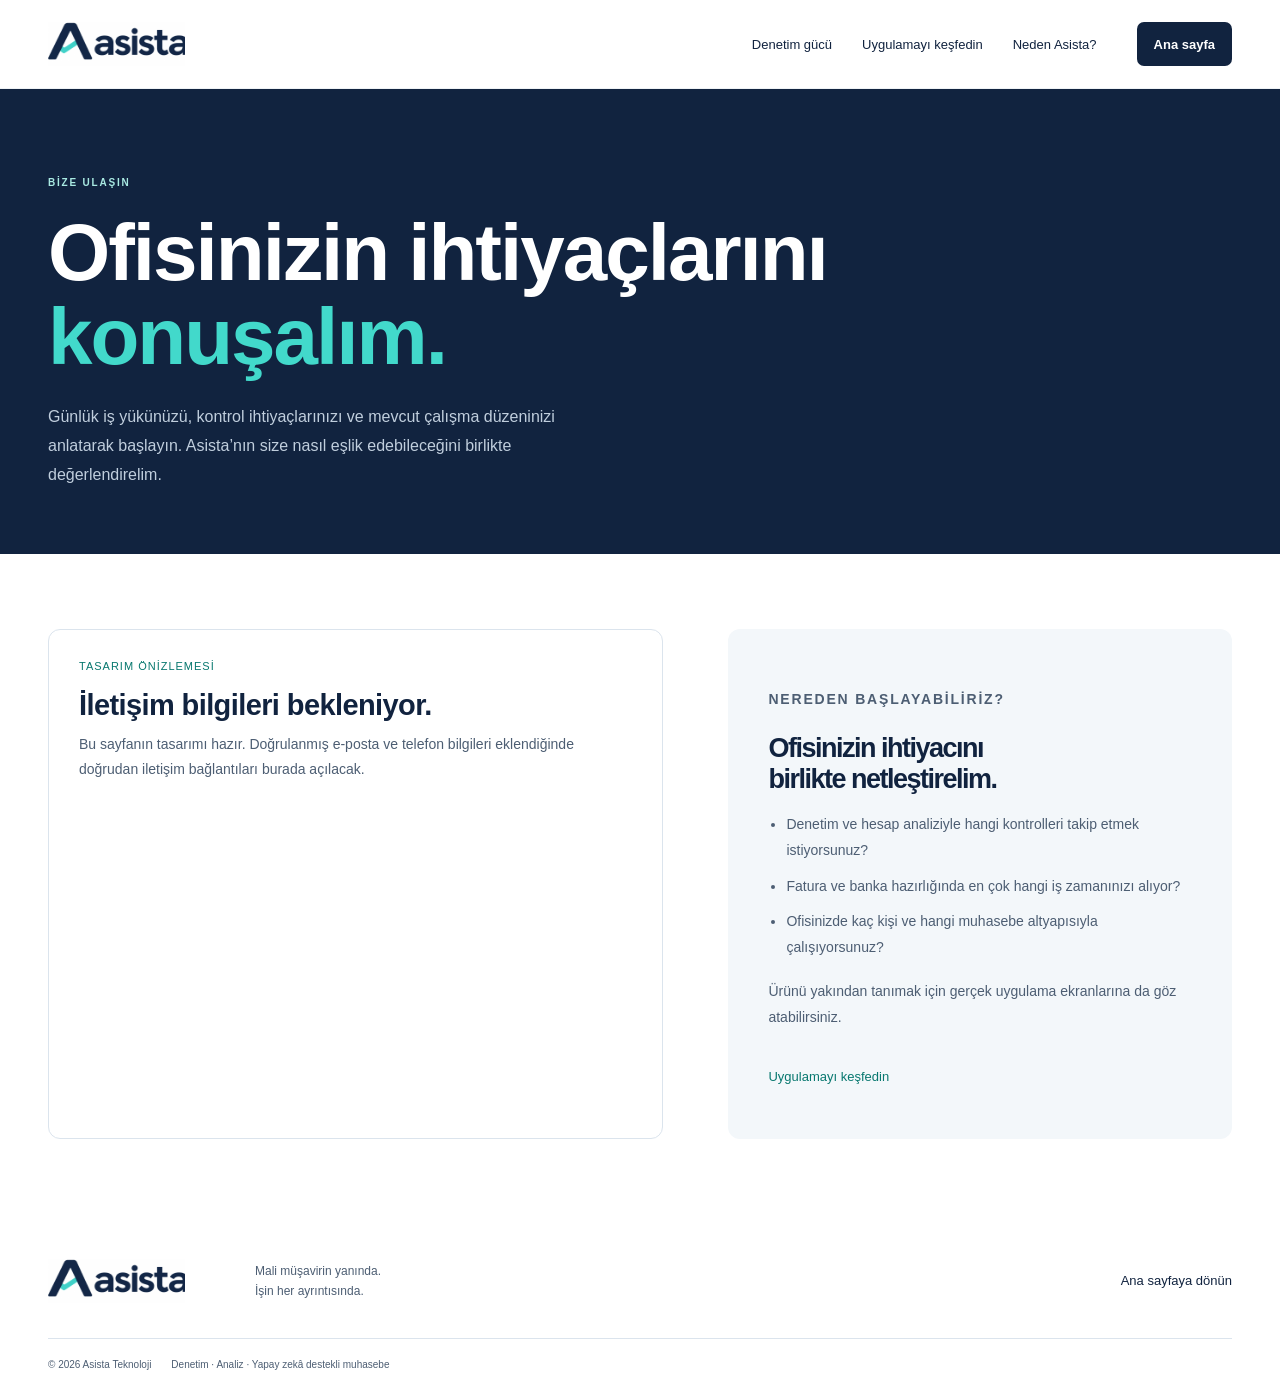
<file: onizleme/iletisim.html>
<!doctype html>
<html lang="tr"><head><meta charset="utf-8"><meta name="viewport" content="width=device-width,initial-scale=1"><title>Bize ulaşın — Asista Teknoloji</title><meta name="description" content="Asista’nın denetim, analiz ve muhasebe hazırlığı özelliklerini ofisinizin ihtiyaçlarıyla birlikte konuşalım."><meta name="theme-color" content="#11233f"><link rel="icon" href="mark.svg" type="image/svg+xml"><link rel="stylesheet" href="style.css"></head>
<body class="contact-page"><a class="skip" href="#icerik">İçeriğe geç</a>
<header class="site-header"><div class="container header-inner"><a href="index.html" class="brand" aria-label="Asista ana sayfa"><img src="assets/asista-logo.jpg" width="180" height="120" alt="Asista"></a><nav class="desktop-nav" aria-label="Ana menü"><a href="index.html#denetim">Denetim gücü</a><a href="index.html#ekranlar">Uygulamayı keşfedin</a><a href="index.html#hakkimizda">Neden Asista?</a></nav><a class="header-contact" href="index.html">Ana sayfa</a><details class="mobile-menu"><summary aria-label="Gezinme menüsü">Menü</summary><nav aria-label="Mobil menü"><a href="index.html#denetim">Denetim gücü <span>01</span></a><a href="index.html#ekranlar">Uygulamayı keşfedin <span>02</span></a><a href="index.html#hakkimizda">Neden Asista? <span>03</span></a><a href="index.html">Ana sayfa</a></nav></details></div></header>
<main id="icerik"><section class="contact-hero"><div class="container"><p class="eyebrow light">BİZE ULAŞIN</p><h1>Ofisinizin ihtiyaçlarını<br><span>konuşalım.</span></h1><p>Günlük iş yükünüzü, kontrol ihtiyaçlarınızı ve mevcut çalışma düzeninizi anlatarak başlayın. Asista’nın size nasıl eşlik edebileceğini birlikte değerlendirelim.</p></div></section>
<div class="contact-main container"><section class="contact-options" aria-label="İletişim kanalları">
<!-- CONTACT_CHANNELS_START: Tasarım önizlemesi; iletişim bilgileri bekleniyor. -->
<div class="contact-option"><span>TASARIM ÖNİZLEMESİ</span><h2>İletişim bilgileri bekleniyor.</h2><p>Bu sayfanın tasarımı hazır. Doğrulanmış e-posta ve telefon bilgileri eklendiğinde doğrudan iletişim bağlantıları burada açılacak.</p></div>
<!-- CONTACT_CHANNELS_END -->
</section><aside class="contact-aside"><p class="eyebrow">NEREDEN BAŞLAYABİLİRİZ?</p><h2>Ofisinizin ihtiyacını<br>birlikte netleştirelim.</h2><ul><li>Denetim ve hesap analiziyle hangi kontrolleri takip etmek istiyorsunuz?</li><li>Fatura ve banka hazırlığında en çok hangi iş zamanınızı alıyor?</li><li>Ofisinizde kaç kişi ve hangi muhasebe altyapısıyla çalışıyorsunuz?</li></ul><p>Ürünü yakından tanımak için gerçek uygulama ekranlarına da göz atabilirsiniz.</p><a class="back-link" href="index.html#ekranlar">Uygulamayı keşfedin</a></aside></div>
</main><footer class="site-footer container"><div class="footer-top"><a href="index.html" class="brand" aria-label="Asista ana sayfa"><img src="assets/asista-logo.jpg" width="180" height="120" alt="Asista"></a><p>Mali müşavirin yanında.<br>İşin her ayrıntısında.</p><a href="index.html">Ana sayfaya dönün</a></div><div class="footer-bottom"><span>© 2026 Asista Teknoloji</span><span>Denetim · Analiz · Yapay zekâ destekli muhasebe</span></div></footer>
</body></html>
</file>
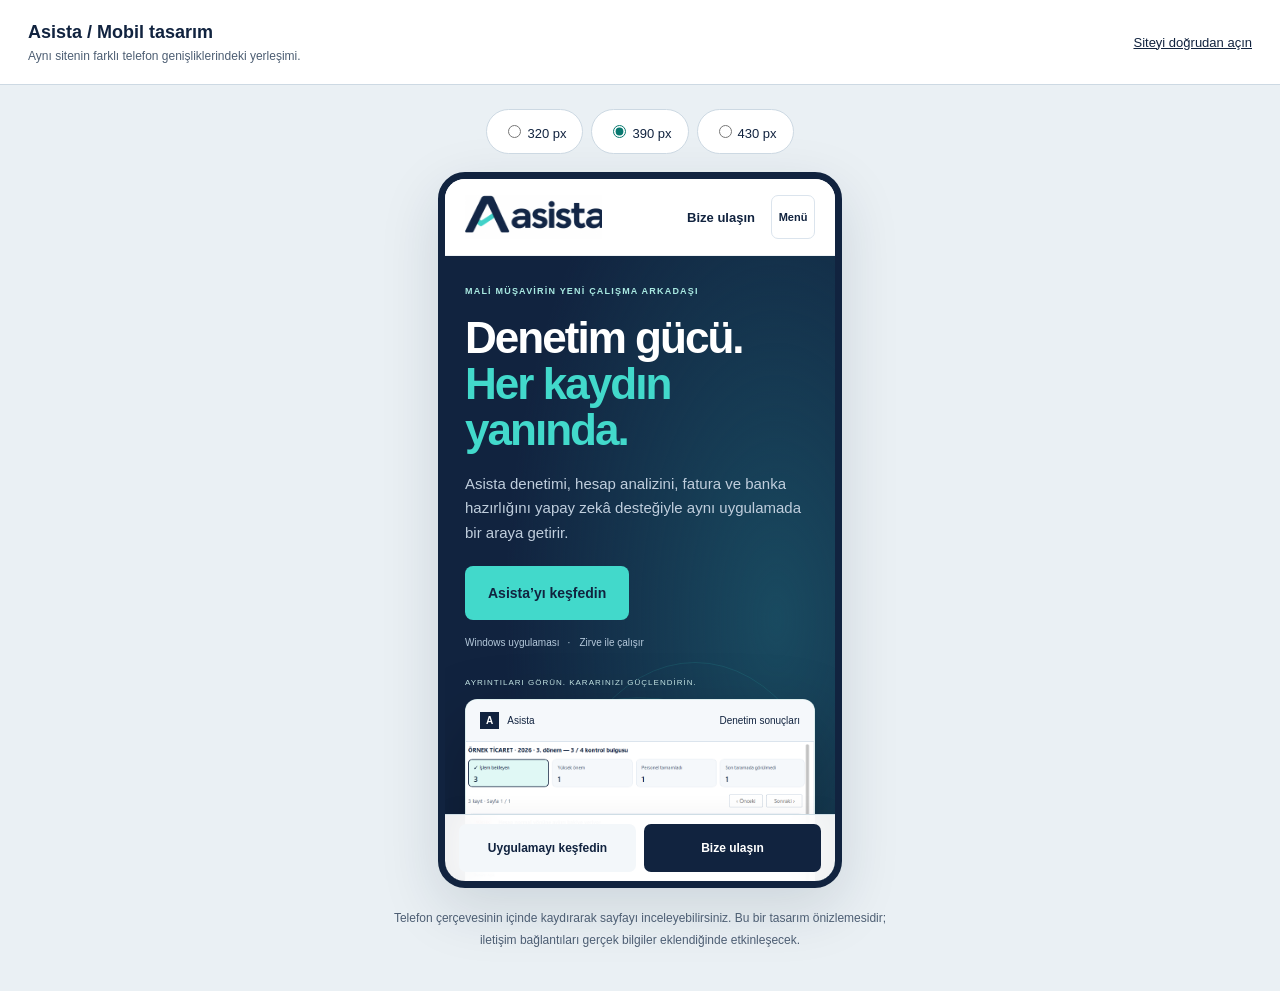
<file: onizleme/mobil.html>
<!doctype html>
<html lang="tr"><head><meta charset="utf-8"><meta name="viewport" content="width=device-width,initial-scale=1"><meta name="robots" content="noindex"><title>Asista — Mobil tasarım önizlemesi</title><link rel="icon" href="mark.svg" type="image/svg+xml"><style>
:root{font-family:'Segoe UI',Arial,sans-serif;color:#11233f;background:#eaf0f4}*{box-sizing:border-box}body{margin:0}header{display:flex;flex-wrap:wrap;align-items:center;justify-content:space-between;gap:16px;padding:20px 28px;background:#fff;border-bottom:1px solid #cdd9e3}h1{font-size:18px;margin:0}header p{font-size:12px;color:#4d5e73;margin:6px 0 0}a{color:#11233f;min-height:44px;display:inline-flex;align-items:center;font-size:13px}main{padding:24px 16px 40px;text-align:center}.controls{display:flex;flex-wrap:wrap;justify-content:center;gap:8px;margin-bottom:18px}.controls label{padding:12px 16px;min-height:44px;background:white;border:1px solid #cdd9e3;border-radius:30px;cursor:pointer;font-size:13px}.controls input{accent-color:#08786f;margin-right:6px}.phone{width:min(390px,100%);margin:auto;border:7px solid #11233f;border-radius:27px;overflow:hidden;background:white;box-shadow:0 20px 60px #11233f22;transition:width .2s}.phone iframe{width:100%;height:780px;max-height:78dvh;border:0;display:block}.preview:has(#small:checked) .phone{width:min(334px,100%)}.preview:has(#medium:checked) .phone{width:min(404px,100%)}.preview:has(#large:checked) .phone{width:min(444px,100%)}.note{font-size:12px;line-height:1.8;color:#4d5e73;margin:20px auto 0;max-width:500px}a:focus-visible,label:focus-within{outline:3px solid #08786f;outline-offset:4px}@media(max-width:500px){header{padding:16px}main{padding:16px 8px}.phone{border-width:4px;border-radius:18px}.phone iframe{height:75dvh}.controls label{padding:11px;font-size:12px}.note{padding-inline:15px}}@media(prefers-reduced-motion:reduce){.phone{transition:none}}
</style></head><body><header><div><h1>Asista / Mobil tasarım</h1><p>Aynı sitenin farklı telefon genişliklerindeki yerleşimi.</p></div><a href="index.html">Siteyi doğrudan açın</a></header><main class="preview"><div class="controls" role="group" aria-label="Telefon genişliği"><label><input id="small" type="radio" name="size">320 px</label><label><input id="medium" type="radio" name="size" checked>390 px</label><label><input id="large" type="radio" name="size">430 px</label></div><div class="phone"><iframe src="index.html" title="Asista mobil site önizlemesi"></iframe></div><p class="note">Telefon çerçevesinin içinde kaydırarak sayfayı inceleyebilirsiniz. Bu bir tasarım önizlemesidir; iletişim bağlantıları gerçek bilgiler eklendiğinde etkinleşecek.</p></main></body></html>
</file>
<file: style.css>
:root{--navy:#11233f;--teal:#42d9cb;--muted:#4d5e73;--line:#dee6ef;--soft:#f5f8fb;font-family:'Segoe UI',Arial,sans-serif;color:var(--navy);scroll-behavior:smooth}*{box-sizing:border-box}body{margin:0;background:#fff}a{color:inherit;text-decoration:none}a:focus-visible,summary:focus-visible{outline:3px solid #147f76;outline-offset:6px}.wrap{width:min(1280px,calc(100% - 96px));margin-inline:auto}.skip{position:absolute;top:-80px;left:20px;padding:16px;background:var(--navy);color:#fff;z-index:100}.skip:focus{top:12px}.header{height:96px;display:flex;align-items:center;gap:35px;position:relative;z-index:3}.brand{position:relative;width:156px;height:43px;overflow:hidden;display:block;flex-shrink:0}.brand img{position:absolute;left:-12px;top:-39px;width:180px;height:120px}.header nav{display:flex;align-items:center;gap:28px;font-size:13px;margin-left:auto}.header nav a:hover{color:#087a72}.button{display:inline-flex;align-items:center;justify-content:center;gap:25px;background:var(--navy);border:1px solid transparent;color:#fff;padding:17px 22px;min-height:52px;border-radius:8px;font-size:13px;font-weight:650;transition:transform .25s,box-shadow .25s}.button:hover{transform:translateY(-3px);box-shadow:0 10px 24px #11233f20}.button span{font-size:20px;font-weight:400}.button.small{padding:12px 16px;min-height:44px;font-size:12px;gap:18px}.button.mint{background:var(--teal);color:var(--navy)}.hero{position:relative;isolation:isolate;overflow:hidden;background:linear-gradient(180deg,#fff,#f2f8fc 90%);padding:40px 0 75px}.hero-glow{position:absolute;inset:0;z-index:-1;background:radial-gradient(ellipse at 75% 45%,#42d9cb30,transparent 43%),radial-gradient(ellipse at 48% 80%,#547be51c,transparent 46%)}.hero-grid{display:grid;grid-template-columns:43% 57%;align-items:center;min-height:650px}.hero-copy{position:relative;z-index:2;animation:rise .8s both}.eyebrow{font-size:10px;letter-spacing:1.7px;line-height:1.8;font-weight:700;margin:0 0 24px;color:#50708a}.status-dot{display:inline-block;width:7px;height:7px;border-radius:50%;background:#0f9e91;box-shadow:0 0 0 5px #42d9cb1b;margin-right:9px}h1{font-size:clamp(42px,4.5vw,65px);line-height:1.06;letter-spacing:-3px;font-weight:650;margin:0 0 27px}h1>span{color:#0b948a;position:relative}h1>span:after{content:'';position:absolute;bottom:1px;height:7px;background:#42d9cb4a;left:0;right:-7px;z-index:-1;transform:rotate(-2deg)}.lead{font-size:16px;line-height:1.9;color:var(--muted);max-width:435px;margin:0 0 27px}.actions{display:flex;flex-wrap:wrap;align-items:center;gap:20px}.text-link{font-size:12px;font-weight:600}.platforms{display:flex;gap:13px;align-items:center;font-size:10px;color:#61748b;margin-top:28px}.platforms i{width:3px;height:3px;background:#6f8299;border-radius:50%}.hero-art{height:620px;position:relative;isolation:isolate;margin-left:-6px;animation:rise 1s .12s both}.halo{position:absolute;width:520px;height:520px;border:1px solid #42d9cb36;border-radius:50%;left:70px;top:30px;box-shadow:0 0 0 45px #42d9cb08,0 0 0 90px #42d9cb05;background:radial-gradient(ellipse,#fff8,transparent 68%);z-index:-2}.connecting-lines{position:absolute;inset:110px 15px 100px 40px;border-top:1px dashed #78c8c1;border-left:1px dashed #78c8c1;border-radius:40%;transform:rotate(19deg);z-index:-1}.floating-label{position:absolute;top:26px;left:22px;font-size:11px;line-height:1.6;color:#586c82;transform:rotate(-3deg);background:#ffffffb0;border:1px solid #fff;padding:11px 16px;border-radius:12px;box-shadow:0 6px 25px #11233f05}.floating-label>span{float:left;margin-right:10px;font-size:28px;color:#13a89d}.floating-label b{font-weight:600;color:var(--navy)}.hero-screen{position:absolute;left:4px;right:-38px;top:215px;transform:perspective(1300px) rotateY(-8deg) rotateX(3deg) rotateZ(-2deg);border:1px solid #c8d9e5;border-radius:12px;overflow:hidden;box-shadow:12px 35px 65px #11233f27,0 0 0 7px #ffffff99;transition:transform .6s;background:white;z-index:3}.hero-screen:hover{transform:perspective(1300px) rotateY(-2deg) rotateX(0) rotateZ(-1deg)}.hero-screen>img{display:block;width:100%;height:auto}.window-bar{height:30px;background:#11233f;display:flex;align-items:center;justify-content:space-between;padding:0 14px;color:#bed0e5;font-size:8px;letter-spacing:.3px}.window-dots{font-size:8px;letter-spacing:3px;color:#42d9cb}.screen-note{position:absolute;bottom:-55px;right:0;font-size:9px;color:#586e85;z-index:4}.screen-note span{display:inline-block;width:5px;height:5px;background:#16a499;border-radius:50%;margin-right:6px}.receipt{position:absolute;right:12px;top:22px;width:194px;transform:rotate(12deg);filter:drop-shadow(8px 15px 12px #11233f20);z-index:2}.receipt-roll{position:absolute;top:-10px;left:-4px;right:-4px;height:29px;border-radius:50%;background:linear-gradient(180deg,#b9bbc3,#fff 43%,#eceef2 68%,#c1c4ca);box-shadow:0 3px 4px #27354930;z-index:2}.receipt-roll:after{content:'';position:absolute;right:2px;top:5px;height:18px;width:10px;border-radius:50%;background:radial-gradient(ellipse,#969ca5 20%,#e4e6e9 45%,#c2c6ce 70%)}.receipt-paper{position:relative;background:linear-gradient(90deg,#e5e6e7,#fffdf8 14%,#fff 72%,#e8e9eb);padding:28px 20px 22px;font-family:'Courier New',monospace;color:#37414c;font-size:8px;clip-path:polygon(0 0,100% 0,100% 97%,95% 100%,90% 97%,85% 100%,80% 97%,75% 100%,70% 97%,65% 100%,60% 97%,55% 100%,50% 97%,45% 100%,40% 97%,35% 100%,30% 97%,25% 100%,20% 97%,15% 100%,10% 97%,5% 100%,0 97%)}.receipt-logo{display:block;text-align:center;font-size:10px;font-weight:bold;margin:5px 0 12px}.receipt-paper>p{text-align:center;line-height:1.7}.receipt-paper strong{font-size:17px;letter-spacing:2px;display:block;margin-top:5px}.receipt-rule{border-top:1px dashed #9299a3;margin:12px 0}.receipt-row{display:flex;justify-content:space-between;padding:4px 0;gap:10px}.receipt-total{font-weight:bold;font-size:10px}.receipt-note{font-size:6px;margin-top:16px}.barcode{height:20px;background:repeating-linear-gradient(90deg,#25334c 0 1px,transparent 1px 3px,#25334c 3px 5px,transparent 5px 6px,#25334c 6px 7px,transparent 7px 11px);width:100px;margin:12px auto 0;opacity:.5}.mini-invoice{position:absolute;top:78px;left:190px;width:215px;height:277px;padding:23px;background:#fff;transform:rotate(-12deg);box-shadow:0 10px 30px #11233f19;border:1px solid #d8e3ee;z-index:1;border-radius:2px;font-size:7px}.mini-invoice>div:first-child{display:flex;justify-content:space-between;align-items:center;gap:6px}.mini-invoice>div:first-child b{font-size:15px}.mini-invoice>div:first-child span{font-size:5px}.mini-invoice p{margin:25px 0 12px;font-size:7px;font-weight:bold}.paper-line{height:3px;background:#dde7ed;margin-bottom:6px;width:90%}.paper-line.short{width:60%}.mini-table{display:grid;grid-template-columns:1fr auto;gap:13px 7px;margin-top:22px;padding-top:9px;border-top:2px solid #42d9cb}.mini-table b{font-weight:600}.mini-invoice .mini-total{font-size:21px;text-align:right;margin-top:24px;letter-spacing:-.7px}.mini-total small{font-size:8px}.mini-invoice>small{display:block;font-size:5px;color:#75879a;margin-top:23px;letter-spacing:1px}.intro-strip{border-top:1px solid #e3ebf1;border-bottom:1px solid #e3ebf1;background:#fff}.intro-strip .wrap{display:flex;justify-content:space-between;align-items:center;gap:15px;padding-block:25px;font-size:15px;font-weight:500}.intro-strip i{color:#16a499;font-style:normal;font-size:20px;font-weight:300}.section{padding-block:100px}h2{font-size:40px;line-height:1.18;font-weight:550;letter-spacing:-1.6px;margin:0}h2 span{color:#63809a}.section-head{display:grid;grid-template-columns:1.5fr 1fr;gap:65px;align-items:end;margin-bottom:48px}.section-head>p{font-size:14px;line-height:1.85;color:var(--muted);margin:0}.benefit-grid{display:grid;grid-template-columns:repeat(3,1fr);gap:32px}.benefit-grid article{border-top:1px solid #bccddb;padding-top:24px}.benefit-number{display:grid;place-items:center;width:35px;height:35px;border-radius:10px;background:#e0f8f5;color:#0b756c;font-size:12px}.benefit-grid h3{font-size:25px;line-height:1.25;letter-spacing:-.7px;font-weight:550;margin:22px 0 15px}.benefit-grid p{color:var(--muted);font-size:13px;line-height:1.9;min-height:100px;margin:0}.result{display:block;font-size:10px;font-weight:650;color:#16776f;margin-top:23px}.product-section{background:var(--navy);color:white;padding-block:80px 20px;overflow:hidden}.product-heading{text-align:center}.product-heading .eyebrow{color:#67dfd4}.product-heading h2{font-size:49px;letter-spacing:-2px}.product-heading h2 span{color:#42d9cb}.product-heading>p:last-child{font-size:13px;line-height:1.85;color:#afc3d9;margin-top:23px}.screen-nav{display:flex;justify-content:center;gap:10px;margin-top:30px}.screen-nav a{padding:12px 18px;border:1px solid #4c6680;border-radius:24px;font-size:11px;color:#d6e7f6;transition:background .2s}.screen-nav a:hover{background:#203d61}.showcase{display:grid;grid-template-columns:.8fr 1.6fr;gap:55px;align-items:center;padding-block:70px;border-bottom:1px solid #2f465f}.showcase:last-child{border-bottom:0}.showcase.reverse{grid-template-columns:1.6fr .8fr}.showcase.reverse .showcase-copy{grid-column:2;grid-row:1}.showcase.reverse figure{grid-column:1;grid-row:1}.chapter{font-size:9px;letter-spacing:1.6px;color:#79e3d9}.showcase-copy h3{font-size:31px;line-height:1.18;font-weight:450;letter-spacing:-.9px;margin:24px 0 20px}.showcase-copy p{font-size:13px;color:#c3d2e1;line-height:1.85;margin:0}.showcase-copy p.small-note{font-size:10px;color:#95acc4;margin-top:15px}.showcase-copy>a{display:inline-block;font-size:11px;color:#63e3d5;border-bottom:1px solid #38777d;padding-bottom:7px;margin-top:24px}.showcase figure{margin:0;min-width:0}.showcase img{width:100%;height:auto;display:block;border-radius:9px;border:1px solid #a6bccb;box-shadow:0 25px 45px #050f242b;transition:transform .4s}.showcase img:hover{transform:translateY(-5px)}.showcase figcaption{font-size:9px;color:#91a9c4;text-align:center;margin-top:15px}.intelligence{position:relative;overflow:hidden;background:#f5fafc}.ai-grid{display:grid;grid-template-columns:1fr 1fr;gap:80px;align-items:center}.ai-art{height:380px;position:relative;isolation:isolate;background:radial-gradient(ellipse,#42d9cb30,transparent 65%)}.ai-core{position:absolute;top:130px;left:calc(50% - 60px);width:120px;height:120px;border-radius:30px;background:linear-gradient(140deg,#203d61,#11233f);color:#42d9cb;box-shadow:0 16px 45px #11233f30,0 0 0 10px #ffffff9c;display:flex;align-items:center;justify-content:center;flex-direction:column;font-size:58px;font-weight:650;line-height:1}.ai-core span{font-size:12px;letter-spacing:2px;color:white;margin-top:5px}.ai-orbit{position:absolute;left:calc(50% - 165px);top:25px;width:330px;height:330px;border:1px solid #bddbdc;border-radius:50%}.ai-orbit.two{transform:rotateX(60deg) rotateZ(-20deg);border-color:#42d9cb}.ai-orbit.three{transform:rotateY(60deg) rotateZ(20deg);border-color:#9eb5d2}.ai-node{position:absolute;min-width:80px;padding:10px 15px;border:1px solid #c3d8e6;background:#fff;border-radius:20px;font-size:10px;box-shadow:0 5px 20px #11233f09}.n1{top:34px;left:13%}.n2{top:87px;right:4%}.n3{bottom:31px;right:18%}.n4{bottom:68px;left:4%}.ai-text{color:var(--muted);font-size:14px;line-height:1.9;margin-top:24px}.ai-boundary{border-left:3px solid #42d9cb;padding-left:19px;margin-top:28px}.ai-boundary b{font-size:13px}.ai-boundary p{font-size:12px;color:var(--muted);line-height:1.8;margin:8px 0 0}.purpose-grid{display:grid;grid-template-columns:1fr 1fr;gap:28px}.purpose-grid article{padding:38px 40px;background:#f5f8fb;border:1px solid #e1e9f0;border-radius:12px}.purpose-grid article:last-child{background:#eafaf8;border-color:#c8e8e4}.purpose-grid article>span{font-size:9px;letter-spacing:1.6px;color:#61748b}.purpose-grid h3{font-size:28px;font-weight:500;letter-spacing:-.8px;line-height:1.3;margin:22px 0 18px}.purpose-grid p{font-size:14px;line-height:1.9;color:var(--muted);margin:0}.faq{display:grid;grid-template-columns:1fr 1.3fr;gap:80px;padding-bottom:100px}.faq details{border-bottom:1px solid var(--line);padding:20px 0}.faq details:first-child{padding-top:0}.faq summary{list-style:none;display:flex;justify-content:space-between;gap:20px;cursor:pointer;font-size:14px;min-height:35px;align-items:center}.faq summary::-webkit-details-marker{display:none}.faq summary span{font-size:24px;color:#648299;transition:transform .2s}.faq details[open] summary span{transform:rotate(45deg)}.faq details p{color:var(--muted);font-size:13px;line-height:1.85;margin-bottom:0}.closing{padding:75px 0;background:radial-gradient(ellipse at 80% 120%,#42d9cb40,transparent 60%),#11233f;color:white;text-align:center;overflow:hidden}.closing h2{font-size:49px}.closing h2 span{color:#42d9cb}.closing .eyebrow{color:#a4c7da}.closing .button{margin-top:30px}.footer{display:flex;flex-wrap:wrap;align-items:center;gap:30px;padding-block:35px 25px}.footer>p{margin-left:auto;font-size:12px;color:var(--muted)}.footer>a:last-of-type{font-size:11px}.footer>div{width:100%;border-top:1px solid var(--line);padding-top:22px;display:flex;justify-content:space-between;gap:20px;font-size:9px;color:#64788e}[id]{scroll-margin-top:28px}@keyframes rise{from{opacity:0;transform:translateY(24px)}to{opacity:1;transform:translateY(0)}}@keyframes shimmer{0%,100%{opacity:.65}50%{opacity:1}}.halo,.ai-orbit{animation:shimmer 5s ease-in-out 1}@supports(animation-timeline:view()){.benefit-grid article,.showcase,.purpose-grid article{animation:rise linear both;animation-timeline:view();animation-range:entry 0% entry 16%}}
@media(min-width:1500px){.hero-grid{min-height:720px}.hero-art{height:660px}.hero-screen{top:235px}.screen-note{bottom:-25px}}
@media(max-width:1100px){.wrap{width:calc(100% - 56px)}.header{gap:20px}.header nav{gap:20px}.header .button{font-size:11px}.hero{padding-top:20px}.hero-grid{grid-template-columns:45% 55%;min-height:670px}.hero-art{height:600px}.hero-screen{left:0;right:-20px;top:230px}.hero-copy h1{font-size:50px;letter-spacing:-2.5px}.lead{font-size:14px;max-width:380px}.receipt{width:170px;right:0;top:45px}.receipt-paper{padding-inline:15px}.mini-invoice{left:110px;top:100px;width:185px}.floating-label{left:8px;top:25px;font-size:9px}.screen-note{bottom:15px;font-size:8px}.halo{width:430px;height:430px;left:15px;top:70px}.section-head{gap:40px}h2{font-size:35px}.showcase{gap:35px}.showcase-copy h3{font-size:27px}.ai-grid{gap:45px}.purpose-grid article{padding:32px}.benefit-grid{gap:24px}}
@media(max-width:800px){.wrap{width:calc(100% - 40px)}.header{height:80px}.header nav{display:none}.header .button{margin-left:auto;font-size:10px;padding:10px 12px;gap:12px}.brand{width:137px;height:37px}.brand img{width:160px;height:auto;left:-11px;top:-35px}.hero{padding-top:30px;padding-bottom:55px}.hero-grid{grid-template-columns:1fr;min-height:0}.hero-copy h1{font-size:clamp(42px,8vw,60px);line-height:1.08;letter-spacing:-2px}.hero-copy h1>span:after{height:5px}.lead{font-size:15px;max-width:550px;margin-bottom:24px}.eyebrow{font-size:8px;letter-spacing:1.2px}.actions{gap:20px}.actions .button{font-size:12px;min-height:48px;padding:14px 18px}.platforms{margin-top:22px;font-size:9px}.hero-art{width:100%;height:630px;max-width:620px;margin:30px auto 0}.hero-screen{left:10px;right:3px;top:210px;transform:perspective(1400px) rotateY(-5deg) rotateZ(-2deg)}.receipt{right:20px;top:20px;width:175px}.mini-invoice{left:calc(50% - 100px);top:75px;width:190px}.floating-label{top:15px;left:12px}.screen-note{bottom:-5px;right:5px}.halo{left:calc(50% - 210px);top:35px}.intro-strip .wrap{font-size:11px;gap:10px;padding-block:22px;flex-wrap:wrap;justify-content:center}.intro-strip i{font-size:15px}.section{padding-block:65px}.section-head{grid-template-columns:1fr;gap:22px;margin-bottom:35px}h2{font-size:32px}.section-head>p{font-size:14px}.benefit-grid{grid-template-columns:1fr;gap:30px}.benefit-grid article{padding-top:22px}.benefit-grid h3{font-size:25px;margin-top:16px}.benefit-grid h3 br{display:none}.benefit-grid p{min-height:0;font-size:14px}.result{margin-top:16px}.product-section{padding-top:55px}.product-heading h2{font-size:36px;letter-spacing:-1.4px}.product-heading>p:last-child{font-size:12px}.product-heading br{display:none}.product-heading h2 br{display:block}.screen-nav{flex-wrap:wrap;gap:7px;margin-top:25px}.screen-nav a{font-size:9px;padding:10px 12px}.showcase,.showcase.reverse{grid-template-columns:1fr;gap:25px;padding-block:45px}.showcase.reverse .showcase-copy,.showcase.reverse figure{grid-column:auto;grid-row:auto}.showcase-copy h3{font-size:28px}.showcase-copy h3 br{display:none}.showcase-copy p{font-size:13px}.showcase-copy>a{margin-top:16px}.showcase figcaption{font-size:8px}.ai-grid{grid-template-columns:1fr;gap:25px}.ai-art{height:340px;max-width:430px;width:100%;margin:auto}.ai-orbit{width:290px;height:290px;left:calc(50% - 145px);top:20px}.ai-core{top:105px}.ai-node{font-size:9px;min-width:70px}.n4{bottom:40px}.n3{bottom:20px}.purpose-grid{grid-template-columns:1fr;gap:18px}.purpose-grid article{padding:30px 26px}.purpose-grid h3{font-size:26px}.purpose-grid p{font-size:13px}.faq{grid-template-columns:1fr;gap:30px;padding-bottom:65px}.faq summary{font-size:13px}.closing{padding-block:55px}.closing h2{font-size:35px}.footer{gap:20px}.footer>p{flex-basis:100%;margin:0;font-size:11px}.footer>div{font-size:8px;flex-wrap:wrap;line-height:1.8}.footer>a:last-of-type{margin-left:auto}}
@media(max-width:450px){.hero-art{height:490px}.hero-screen{top:205px}.receipt{width:145px;right:5px;top:25px}.receipt-paper{font-size:6.5px;padding:25px 12px 20px}.receipt-row{gap:6px}.receipt-logo{font-size:8px}.receipt-total{font-size:8px}.receipt-paper strong{font-size:14px}.mini-invoice{width:160px;left:90px;top:65px;padding:18px;height:250px}.mini-invoice>div:first-child b{font-size:12px}.mini-invoice .mini-total{font-size:18px}.floating-label{font-size:8px;left:0;padding:9px 10px}.floating-label>span{font-size:20px}.screen-note{font-size:7px;bottom:0}.hero-copy h1{font-size:43px}.window-bar{height:24px;font-size:7px}.platforms{font-size:8px}.intro-strip .wrap{font-size:9px}.hero-art .halo{width:340px;height:340px;left:calc(50% - 170px)}}
.hero-art{height:760px}.screen-note{bottom:0}
@media(max-width:1100px){.hero-art{height:700px}}
@media(max-width:800px){.hero-art{height:690px}}
@media(max-width:450px){.hero-art{height:535px}}
.audit-section{background:linear-gradient(155deg,#f5f8fb,#eaf8f6 80%,#f5f8fb);border-block:1px solid var(--line)}.audit-capabilities{display:grid;grid-template-columns:repeat(3,1fr);gap:36px;margin:48px 0 42px}.audit-capabilities article{padding:0 22px 0 0;border-right:1px solid #cededc}.audit-capabilities article:last-child{border:0}.audit-capabilities span{font-size:10px;letter-spacing:1.5px;color:#176b64;font-weight:700}.audit-capabilities h3{font-size:21px;letter-spacing:-.5px;margin:14px 0}.audit-capabilities p{font-size:14px;line-height:1.85;color:var(--muted);margin:0}.audit-feature{margin:0;border:1px solid #bbd5d6;border-radius:14px;overflow:hidden;box-shadow:0 30px 75px #11233f14;background:white}.audit-feature-bar{display:flex;justify-content:space-between;align-items:center;gap:16px;background:var(--navy);color:white;padding:20px 24px;font-size:11px;letter-spacing:.7px}.audit-feature-bar span{display:flex;align-items:center;gap:10px}.audit-feature-bar i{width:7px;height:7px;border-radius:50%;background:var(--teal);box-shadow:0 0 15px #42d9cb80}.audit-feature-bar a{font-size:12px;letter-spacing:0;color:var(--teal);padding:4px}.audit-feature img{display:block;width:100%;height:auto}.audit-feature figcaption{padding:16px 24px;font-size:11px;color:var(--muted);line-height:1.7;border-top:1px solid var(--line)}.audit-follow{display:grid;grid-template-columns:1fr 1.1fr;gap:50px;margin-top:32px;padding:24px 0}.audit-follow b{font-size:23px;line-height:1.45;letter-spacing:-.5px}.audit-follow p{margin:0;font-size:14px;line-height:1.85;color:var(--muted)}.screen-nav{flex-wrap:wrap}
@media(max-width:800px){.audit-capabilities{grid-template-columns:1fr;gap:26px;margin:28px 0}.audit-capabilities article{border-right:0;border-bottom:1px solid #cededc;padding:0 0 24px}.audit-capabilities h3{font-size:21px}.audit-feature-bar{padding:16px 12px;font-size:8px;gap:8px}.audit-feature-bar a{font-size:10px}.audit-feature figcaption{padding:12px;font-size:10px}.audit-follow{grid-template-columns:1fr;gap:15px;margin-top:16px}.audit-follow b{font-size:21px}.header nav{gap:16px}}
@media(prefers-reduced-motion:reduce){:root{scroll-behavior:auto}*,*:before,*:after{animation:none!important;transition:none!important}.hero-screen:hover{transform:perspective(1300px) rotateY(-8deg) rotateX(3deg) rotateZ(-2deg)}}
</file>
<file: onizleme/style.css>
/* Asista: mobile-first product presentation. */
:root{--navy:#11233f;--mint:#42d9cb;--muted:#4d5e73;--line:#dbe4ed;--soft:#f3f7fa;--green:#08786f;font-family:Inter,'Segoe UI',Arial,sans-serif;color:var(--navy);font-synthesis:none;scroll-behavior:smooth;scroll-padding-top:24px}
*{box-sizing:border-box}body{margin:0;background:#fff}a{color:inherit;text-decoration:none}button,input,textarea{font:inherit}img{max-width:100%;height:auto}figure,p,h1,h2,h3,h4{margin:0}a,summary{-webkit-tap-highlight-color:transparent}a:focus-visible,summary:focus-visible,input:focus-visible,textarea:focus-visible,button:focus-visible{outline:3px solid #08786f;outline-offset:5px}::selection{background:var(--mint);color:var(--navy)}.container{width:min(1240px,calc(100% - 40px));margin-inline:auto}.skip{position:fixed;left:16px;top:-100px;z-index:100;padding:16px;background:white;color:var(--navy)}.skip:focus{top:12px}.site-header{position:relative;z-index:20;background:#fff;border-bottom:1px solid #eef2f5}.header-inner{height:76px;display:flex;align-items:center;gap:16px}.brand{width:137px;height:44px;position:relative;display:block;overflow:hidden;flex-shrink:0}.brand img{position:absolute;max-width:none;width:165px;height:110px;left:-12px;top:-35px}.desktop-nav{display:none}.header-contact{margin-left:auto;display:flex;align-items:center;gap:12px;min-height:44px;font-size:13px;font-weight:650;white-space:nowrap}.header-contact span{font-size:20px}.mobile-menu>summary{display:grid;place-items:center;width:44px;height:44px;list-style:none;cursor:pointer;border:1px solid var(--line);border-radius:50%}.mobile-menu>summary::-webkit-details-marker{display:none}.menu-lines{width:16px;height:9px;border-block:1.5px solid var(--navy)}.mobile-menu[open] .menu-lines{transform:rotate(-45deg);height:0;border-bottom:0}.mobile-menu[open] .menu-lines:after{content:'';display:block;border-top:1.5px solid;transform:rotate(90deg)}.mobile-menu nav{position:absolute;top:76px;left:0;right:0;background:#fff;padding:10px 20px 24px;box-shadow:0 20px 30px #11233f20}.mobile-menu nav a{display:flex;align-items:center;justify-content:space-between;min-height:58px;border-bottom:1px solid var(--line);font-size:17px}.mobile-menu nav a span{font-size:12px;color:var(--muted)}
.eyebrow{font-size:10px;line-height:1.7;font-weight:700;letter-spacing:1.8px;color:var(--green);margin-bottom:20px}.eyebrow.light{color:#a9eae2}.signal{display:inline-block;width:6px;height:6px;background:var(--mint);border-radius:50%;box-shadow:0 0 0 4px #42d9cb16;margin-right:9px}.hero{color:white;background:radial-gradient(ellipse at 85% 35%,#194a60 0%,transparent 58%),var(--navy);overflow:hidden}.hero-grid{display:grid;gap:16px;padding-top:40px}.hero h1{font-size:clamp(46px,11.8vw,68px);font-weight:600;letter-spacing:-2.6px;line-height:1.035}.hero h1>span{color:var(--mint)}.hero-lead{margin-top:25px;font-size:19px;line-height:1.5;letter-spacing:-.3px}.hero-description{max-width:420px;font-size:14px;line-height:1.8;color:#c0cedd;margin-top:14px}.hero-actions{display:flex;flex-wrap:wrap;gap:10px 22px;align-items:center;margin-top:27px}.button{display:inline-flex;align-items:center;justify-content:space-between;gap:24px;min-height:54px;padding:16px 22px;border-radius:8px;font-size:14px;font-weight:650;background:var(--navy);color:white;border:1px solid transparent;transition:transform .2s,box-shadow .2s}.button.mint{background:var(--mint);color:var(--navy)}.button:hover{transform:translateY(-2px);box-shadow:0 8px 25px #0002}.button>span{font-size:22px;font-weight:400}.quiet-link{min-height:48px;display:inline-flex;align-items:center;gap:12px;font-size:13px;color:#d4e2ee}.compatibility{display:flex;gap:20px;margin-top:23px;font-size:10px;color:#b5c9db}.compatibility span+span{position:relative}.compatibility span+span:before{content:'·';position:absolute;left:-12px}.hero-visual{position:relative;isolation:isolate;min-width:0;padding:32px 0 0}.orbital{position:absolute;inset:0;z-index:-1;overflow:hidden}.orbital i{position:absolute;width:400px;aspect-ratio:1;border:1px solid #42d9cb24;border-radius:50%;left:30px;top:10px;transform:rotate(-25deg) scaleY(.72)}.orbital i:nth-child(2){transform:rotate(35deg) scaleY(.72)}.orbital i:nth-child(3){transform:rotate(90deg) scaleY(.72)}.orbital>span{position:absolute;right:15px;top:8px;font-size:50px;color:var(--mint);text-shadow:0 0 35px #42d9cb88}.visual-label{font-size:9px;letter-spacing:1.4px;color:#c6e7e7;margin:0 0 16px}.hero-app{position:relative;display:block;background:white;border:1px solid #9acac955;border-radius:12px;overflow:hidden;color:var(--navy);box-shadow:0 28px 70px #0004;z-index:2}.app-bar{display:flex;justify-content:space-between;align-items:center;padding:12px 14px;background:#f5f8fb;font-size:10px;border-bottom:1px solid var(--line)}.app-bar>span{display:flex;align-items:center;gap:8px}.app-bar b{background:var(--navy);color:white;padding:3px 6px}.app-bar i{font-size:17px;font-style:normal}.audit-crop{position:relative;aspect-ratio:1.27;overflow:hidden;background:#fff}.audit-crop img{display:block;width:160%;max-width:none;margin-left:-60%;margin-top:-25%;height:auto}.app-caption{display:flex;justify-content:space-between;gap:10px;font-size:9px;padding:12px 14px;background:#eff8f7;border-top:1px solid #d8eeeb}.paper-composition{position:relative;height:150px;z-index:3;pointer-events:none;margin-top:-20px}.invoice-paper{position:absolute;left:12px;top:7px;transform:rotate(-10deg);width:160px;padding:16px;color:#273c51;background:#fcfbf7;box-shadow:0 14px 30px #0003;font-size:7px;border-radius:2px}.paper-brand{font-size:6px;letter-spacing:1px;color:#5a6978}.invoice-paper>strong{display:block;font-size:18px;margin:7px 0}.invoice-paper>small{display:block;font-size:6px}.paper-rule{border-top:1px solid #c9d3d9;margin:10px 0}.paper-row{display:flex;justify-content:space-between;gap:8px;margin:6px 0}.paper-total{font-size:17px;text-align:right;border-top:1px solid #c9d3d9;margin-top:8px;padding-top:8px}.paper-total small{font-size:8px}.paper-demo{display:block;margin-top:8px;font-size:5px;letter-spacing:1px}.receipt{position:absolute;right:15px;top:-3px;width:145px;transform:rotate(10deg);color:#263b40;font-family:'Courier New',monospace;filter:drop-shadow(0 12px 16px #0004)}.receipt-roll{position:absolute;left:-3px;right:-3px;top:0;height:24px;border-radius:50% 50% 6% 6% / 65% 65% 20% 20%;background:linear-gradient(#d2d2c6,#f7f6e9 30%,#fffef3 62%,#aaa99e);z-index:2;box-shadow:0 4px 6px #0002}.receipt-content{padding:29px 12px 18px;background:linear-gradient(92deg,#e3e2d7,#fffef5 18%,#f8f7ec 83%,#deddd2);clip-path:polygon(0 0,100% 0,100% 97%,96% 100%,92% 97%,88% 100%,84% 97%,80% 100%,76% 97%,72% 100%,68% 97%,64% 100%,60% 97%,56% 100%,52% 97%,48% 100%,44% 97%,40% 100%,36% 97%,32% 100%,28% 97%,24% 100%,20% 97%,16% 100%,12% 97%,8% 100%,4% 97%,0 100%);text-align:center;font-size:6px}.receipt-content>strong{display:block;font-size:17px;margin:7px 0}.receipt-content>small{display:block;font-size:5px}.receipt-content>b{display:block;font-size:8px}.receipt-dash{border-top:1px dashed #8c958e;margin:8px 0}.barcode{height:17px;width:80%;margin:9px auto;background:repeating-linear-gradient(90deg,#34443d 0 1px,transparent 1px 3px,#34443d 3px 5px,transparent 5px 6px)}.visual-note{margin:24px 0 0;font-size:9px;text-align:center;color:#bbceda}.hero-bottom{padding-block:25px;display:flex;justify-content:space-between;align-items:center;gap:12px;border-top:1px solid #ffffff20;margin-top:32px}.hero-bottom>span{font-size:8px;letter-spacing:1.6px;color:#a9c4d6}.hero-bottom>a{display:none}
h2{font-size:clamp(31px,7.8vw,46px);line-height:1.12;letter-spacing:-1.5px;font-weight:600}h2 em{font-style:normal;color:var(--green)}.identity{padding-block:66px}.identity>p:not(.eyebrow){font-size:16px;line-height:1.85;color:var(--muted);max-width:630px;margin-top:24px}.identity h2 span{color:#6a7c90}.identity-tags{display:flex;flex-wrap:wrap;gap:8px;margin-top:28px}.identity-tags span{border:1px solid var(--line);padding:9px 13px;border-radius:50px;font-size:11px}.audit-section{background:var(--soft);padding-block:65px}.section-heading{display:grid;gap:24px}.section-heading>p{font-size:15px;color:var(--muted);line-height:1.85;max-width:450px}.audit-story{display:grid;gap:30px;margin-top:36px}.section-index{font-size:11px;letter-spacing:2px;color:var(--green)}.audit-story-copy>h3{display:none}.audit-steps{list-style:none;margin:10px 0 0;padding:0}.audit-steps li{display:flex;gap:16px;padding:22px 0;border-bottom:1px solid var(--line)}.audit-steps li>span{font-size:11px;color:var(--green);padding-top:3px}.audit-steps h4{font-size:17px;font-weight:650;letter-spacing:-.3px}.audit-steps p{margin-top:7px;line-height:1.75;font-size:14px;color:var(--muted)}.audit-panel{min-width:0;border:1px solid var(--line);border-radius:12px;overflow:hidden;background:white;box-shadow:0 15px 40px #11233f0b;align-self:center}.frame-label{display:flex;align-items:center;font-size:9px;letter-spacing:1.2px;padding:6px 16px;background:var(--navy);color:#e0eff7}.frame-label>a{margin-left:auto;display:grid;place-items:center;width:44px;height:44px;font-size:20px;color:var(--mint)}.detail-image{display:block;overflow:hidden;aspect-ratio:1.14}.detail-image img{width:160%;max-width:none;margin-left:-60%;margin-top:-25%;display:block}.audit-panel figcaption{display:flex;flex-wrap:wrap;align-items:center;justify-content:space-between;gap:4px;padding:5px 14px;font-size:10px;border-top:1px solid var(--line);color:var(--muted)}figcaption a{min-height:44px;display:inline-flex;align-items:center;color:var(--green);font-weight:600}.context-note{font-size:12px;line-height:1.8;color:var(--muted);margin-top:27px;max-width:760px}
.product-section{padding-block:65px;background:var(--navy);color:#fff;overflow:hidden}.product-section .section-heading h2>span{color:var(--mint)}.product-section .section-heading>p{color:#bbcbdc}.product-nav{display:flex;gap:12px;overflow:auto;scroll-snap-type:x proximity;margin:30px -20px 0;padding:0 20px 18px;scrollbar-width:thin;scrollbar-color:#42647d transparent}.product-nav>a{display:flex;align-items:center;gap:13px;white-space:nowrap;border:1px solid #496078;border-radius:7px;padding:14px 16px;min-height:48px;font-size:10px;color:var(--mint);scroll-snap-align:start}.product-nav>a span{font-size:13px;color:white}.product-nav>a:hover{border-color:var(--mint);background:#ffffff08}.product-item{display:grid;gap:25px;padding-top:45px;margin-top:15px;border-top:1px solid #ffffff20;scroll-margin-top:24px}.product-copy h3{font-size:32px;line-height:1.13;font-weight:600;letter-spacing:-1px}.product-copy h3 span{color:#a9c6d5}.product-copy>p:not(.eyebrow){font-size:14px;line-height:1.85;color:#bdcede;margin-top:20px;max-width:420px}.value-line{font-size:12px;line-height:1.7;color:#bce7e3;display:flex;gap:10px;margin-top:20px}.value-line>span{color:var(--mint)}.image-link{display:inline-flex;align-items:center;gap:30px;min-height:48px;border-bottom:1px solid #42d9cb70;color:var(--mint);font-size:13px;margin-top:12px}.image-link span{font-size:20px}.product-item figure{min-width:0}.product-item figure img{display:block;width:100%;border-radius:8px;border:1px solid #ffffff25;box-shadow:0 16px 50px #0003}.product-item figcaption{font-size:10px;line-height:1.7;color:#b4c8d9;margin-top:12px}.product-item:last-child{padding-bottom:10px}
.ai-section{display:grid;gap:34px;padding-block:70px}.ai-mark{height:220px;position:relative;display:flex;align-items:center;justify-content:center;isolation:isolate;max-width:340px;width:100%;margin:auto;background:radial-gradient(ellipse,#42d9cb30,transparent 70%)}.ai-mark>span{font-size:84px;line-height:1;font-weight:700;letter-spacing:-9px;background:var(--navy);color:white;width:130px;height:130px;display:grid;place-items:center;border-radius:30px;transform:rotate(-9deg);box-shadow:0 15px 30px #11233f20}.ai-mark>span>span{position:absolute;right:-10px;top:-12px;font-size:49px;color:var(--green);letter-spacing:0;text-shadow:2px 2px white}.ai-ring{position:absolute;inset:10px 20px;border:1px solid #bddfdc;border-radius:50%;transform:rotate(25deg);z-index:-1}.ai-ring:before{content:'';position:absolute;inset:-18px 17px;border:1px solid #bddfdc;border-radius:50%;transform:rotate(-50deg)}.ai-mark small{position:absolute;bottom:-2px;font-size:9px;letter-spacing:1.5px;color:var(--green)}.ai-copy>p:not(.eyebrow){font-size:15px;line-height:1.85;color:var(--muted);margin-top:23px;max-width:550px}.ai-copy>p.small-note{font-size:12px;border-left:2px solid var(--mint);padding-left:16px}.purpose-section{padding-block:65px;background:#f0f6f5;border-top:1px solid #e1ecea}.purpose-intro>p:not(.eyebrow){font-size:15px;line-height:1.85;color:var(--muted);max-width:660px;margin-top:24px}.purpose-columns{display:grid;gap:30px;margin-top:35px}.purpose-columns article{border-top:1px solid #c9dbd8;padding-top:24px}.purpose-columns article>span{font-size:10px;letter-spacing:1.8px;color:var(--green);font-weight:700}.purpose-columns h3{font-size:23px;font-weight:600;letter-spacing:-.7px;line-height:1.35;margin-top:14px}.purpose-columns p{font-size:14px;line-height:1.85;color:var(--muted);max-width:420px;margin-top:14px}.faq-section{display:grid;gap:30px;padding-block:65px}.faq-list details{border-bottom:1px solid var(--line)}.faq-list summary{min-height:68px;display:flex;align-items:center;justify-content:space-between;gap:20px;font-size:14px;line-height:1.5;cursor:pointer;list-style:none;font-weight:600;padding-block:15px}.faq-list summary::-webkit-details-marker{display:none}.faq-list summary>span{font-size:23px;font-weight:400;flex-shrink:0;color:var(--green)}.faq-list details[open] summary>span{transform:rotate(45deg)}.faq-list details>p{font-size:14px;color:var(--muted);line-height:1.85;margin-bottom:22px;padding-right:20px}.contact-band{background:radial-gradient(ellipse at 90% 30%,#205964,transparent 65%),var(--navy);padding-block:55px;color:white}.contact-band>.container{display:flex;flex-wrap:wrap;gap:28px;align-items:center;justify-content:space-between}.contact-band h2{font-size:34px}.contact-band h2>span{color:var(--mint)}.site-footer{padding-top:35px;padding-bottom:110px}.footer-top{display:flex;flex-wrap:wrap;align-items:center;justify-content:space-between;gap:20px}.footer-top p{font-size:12px;line-height:1.7;color:var(--muted);order:3;flex-basis:100%}.footer-top>a:last-child{min-height:44px;display:flex;align-items:center;font-size:13px}.footer-bottom{border-top:1px solid var(--line);margin-top:25px;padding-top:20px;display:flex;flex-wrap:wrap;gap:14px 20px;font-size:10px;color:var(--muted)}.footer-bottom>a{min-height:44px;display:flex;align-items:center;margin-left:auto}.mobile-dock{position:fixed;bottom:0;left:0;right:0;z-index:15;background:#ffffffed;backdrop-filter:blur(18px);border-top:1px solid #cfdde5;display:grid;grid-template-columns:1fr 1fr;gap:8px;padding:9px 14px calc(9px + env(safe-area-inset-bottom));box-shadow:0 -5px 20px #11233f0a}.mobile-dock a{min-height:48px;display:flex;align-items:center;justify-content:space-between;gap:10px;border-radius:7px;padding:12px 15px;font-size:12px;font-weight:650}.mobile-dock a:first-child{background:var(--soft)}.mobile-dock a:last-child{background:var(--navy);color:white}.mobile-dock span{font-size:18px}
.contact-hero{padding:55px 0 45px;background:var(--navy);color:white}.contact-hero h1{font-size:clamp(44px,10vw,80px);line-height:1.05;font-weight:600;letter-spacing:-2px}.contact-hero h1 span{color:var(--mint)}.contact-hero p:not(.eyebrow){font-size:16px;line-height:1.8;max-width:570px;color:#c0cedd;margin-top:24px}.contact-main{display:grid;gap:40px;padding-block:50px}.contact-options{display:grid;gap:14px}.contact-option{border:1px solid var(--line);border-radius:12px;padding:25px;display:block;background:#fff;transition:border-color .2s,transform .2s}.contact-option:hover{border-color:var(--green);transform:translateY(-2px)}.contact-option>span{font-size:11px;letter-spacing:1px;color:var(--green);display:flex;justify-content:space-between}.contact-option h2{font-size:25px;letter-spacing:-.6px;margin-top:17px;overflow-wrap:anywhere}.contact-option p{font-size:14px;line-height:1.8;color:var(--muted);margin-top:10px}.contact-aside{background:var(--soft);border-radius:12px;padding:28px}.contact-aside h2{font-size:27px}.contact-aside p,.contact-aside li{font-size:14px;line-height:1.85;color:var(--muted)}.contact-aside p{margin-top:18px}.contact-aside ul{padding-left:18px;margin:18px 0 0}.contact-aside li+li{margin-top:10px}.back-link{min-height:44px;display:inline-flex;align-items:center;font-size:13px;color:var(--green);gap:15px;margin-top:24px}
@media(min-width:600px){.container{width:calc(100% - 64px)}.hero-grid{padding-top:55px}.hero h1{font-size:72px}.hero-visual{max-width:600px;width:100%;margin-inline:auto}.hero-visual .audit-crop{aspect-ratio:1.65}.paper-composition{height:170px}.invoice-paper{width:190px;left:25px}.receipt{width:160px;right:30px}.visual-note{margin-top:14px}.hero-actions .button{min-width:215px}.identity,.audit-section,.product-section,.purpose-section,.faq-section,.ai-section{padding-block:85px}.hero-lead{font-size:23px}.header-inner{gap:22px}.mobile-menu nav{padding-inline:32px}.product-nav{margin-inline:0;padding-inline:0}.audit-panel .detail-image{aspect-ratio:1.5}.contact-main{padding-block:65px}}
@media(min-width:1000px){.container{width:min(1240px,calc(100% - 96px))}.header-inner{height:88px}.desktop-nav{display:flex;align-items:center;gap:30px;margin-left:auto}.desktop-nav a{display:flex;align-items:center;min-height:44px;font-size:13px}.header-contact{margin-left:18px;background:var(--navy);color:white;border-radius:7px;padding:12px 17px}.mobile-menu{display:none}.hero-grid{grid-template-columns:1fr 1.1fr;gap:45px;padding-top:75px;padding-bottom:25px;align-items:center}.hero h1{font-size:clamp(60px,5.4vw,80px);letter-spacing:-3.5px}.hero-description{font-size:15px}.hero-lead{font-size:21px}.hero-visual{max-width:none;padding-top:0;align-self:center}.visual-label{margin-left:20px}.hero-app{transform:perspective(1400px) rotateY(-8deg) rotateZ(1deg);transition:transform .5s}.hero-app:hover{transform:perspective(1400px) rotateY(0deg) rotateZ(0deg)}.hero-visual .audit-crop{aspect-ratio:1.25}.paper-composition{height:180px;margin-top:-25px}.invoice-paper{width:195px;left:25px;padding:20px}.invoice-paper>strong{font-size:23px}.invoice-paper .paper-row{font-size:9px}.receipt{width:165px;right:10px;top:-45px}.receipt-content{font-size:8px;padding:32px 14px 23px}.receipt-content>strong{font-size:21px}.receipt-content>small{font-size:6px}.receipt-content>b{font-size:10px}.visual-note{margin-top:0;text-align:left;margin-left:260px}.orbital{inset:-75px -50px -30px -20px;overflow:visible}.orbital i{width:600px;left:0}.orbital>span{top:0;right:20px;font-size:70px}.hero-bottom{margin-top:0;padding-block:27px}.hero-bottom>span{font-size:9px}.hero-bottom>a{display:flex;gap:25px;align-items:center;font-size:11px;min-height:44px;color:#c0cedd}.hero-bottom>a span{color:var(--mint);font-size:20px}.identity{padding-block:105px;display:grid;grid-template-columns:1.2fr 1fr;gap:25px 75px}.identity>.eyebrow{grid-column:1/-1;margin:0}.identity h2{font-size:41px;grid-row:2/4}.identity>p:not(.eyebrow){margin:0;font-size:16px}.identity-tags{margin:0}.section-heading{grid-template-columns:1.3fr 1fr;gap:70px;align-items:end}.section-heading h2{font-size:48px}.section-heading>p{font-size:15px;justify-self:end}.audit-story{grid-template-columns:340px minmax(0,1fr);gap:60px;margin-top:55px;align-items:center}.audit-story-copy>h3{display:block;font-size:39px;line-height:1.12;font-weight:600;letter-spacing:-1px;margin-top:16px}.audit-steps{margin-top:16px}.audit-steps h4{font-size:16px}.audit-steps p{font-size:13px}.audit-panel .detail-image{aspect-ratio:1.25}.context-note{margin-left:400px;font-size:11px}.product-nav{display:grid;grid-template-columns:repeat(4,1fr);gap:15px;overflow:visible;margin-top:42px}.product-nav a{padding:18px}.product-item{grid-template-columns:310px minmax(0,1fr);gap:70px;align-items:center;margin-top:48px;padding-top:48px}.product-copy h3{font-size:35px}.product-item figure img{transition:transform .4s}.product-item figure>a:hover img{transform:translateY(-4px)}.product-item figcaption{font-size:11px}.product-item:last-child{padding-bottom:0}.ai-section{grid-template-columns:.85fr 1.15fr;gap:80px;align-items:center;padding-block:115px}.ai-mark{height:340px;max-width:400px}.ai-mark>span{width:175px;height:175px;font-size:110px}.ai-mark>span>span{font-size:60px}.ai-ring{inset:30px 15px}.ai-copy h2{font-size:48px}.purpose-intro{max-width:830px}.purpose-intro h2{font-size:46px}.purpose-columns{grid-template-columns:1fr 1fr;gap:75px;margin-top:50px}.purpose-columns h3{font-size:28px}.faq-section{grid-template-columns:.85fr 1.15fr;gap:90px}.faq-section h2{font-size:43px}.faq-list summary{font-size:15px}.contact-band{padding-block:75px}.contact-band h2{font-size:44px}.site-footer{padding-block:45px 24px}.footer-top{justify-content:flex-start;gap:70px}.footer-top p{order:0;flex-basis:auto}.footer-top>a:last-child{margin-left:auto}.footer-bottom{align-items:center;margin-top:35px}.footer-bottom>a{margin-left:auto}.mobile-dock{display:none}.contact-hero{padding:85px 0 65px}.contact-main{grid-template-columns:1.1fr .9fr;gap:65px;padding-block:75px}.contact-aside{padding:40px;align-self:start}.contact-option{padding:30px}.contact-option h2{font-size:29px}}
@media(max-width:359px){.container{width:calc(100% - 32px)}.header-inner{gap:8px}.brand{width:122px}.header-contact{font-size:12px;gap:6px}.hero h1{font-size:43px;letter-spacing:-2px}.hero .eyebrow{font-size:8px;letter-spacing:1.3px}.hero-actions{gap:4px}.hero-actions .button{width:100%}.quiet-link{min-height:48px}.invoice-paper{width:140px;left:5px}.receipt{width:132px;right:3px}.hero-bottom>span{letter-spacing:1px}.mobile-dock{padding-inline:8px}.mobile-dock a{font-size:11px;padding-inline:12px}.product-nav{margin-inline:-16px;padding-inline:16px}}
@media(prefers-reduced-motion:no-preference){.hero-copy{animation:entrance .7s both}.hero-visual{animation:entrance 1s .15s both}.orbital>span{animation:glow 3s ease-in-out 2}@keyframes entrance{from{opacity:0;transform:translateY(18px)}to{opacity:1;transform:translateY(0)}}@keyframes glow{50%{text-shadow:0 0 60px #42d9cbbb;transform:rotate(12deg)}}@supports(animation-timeline:view()){.product-item figure{animation:appear linear both;animation-timeline:view();animation-range:entry 0% entry 28%}@keyframes appear{from{opacity:.5;transform:translateY(24px)}to{opacity:1;transform:translateY(0)}}}}
/* Text labels replace decorative symbols; keep the controls easy to use. */
.mobile-menu>summary{font-size:11px;border-radius:7px;font-weight:600}.button,.mobile-dock a{justify-content:center}.frame-label>a{width:auto;padding-inline:8px;font-size:11px;letter-spacing:0;white-space:nowrap}.image-link{padding-right:0}.value-line{display:block;border-left:2px solid #42d9cb70;padding-left:13px}.faq-list summary:after{content:'Aç';font-size:11px;font-weight:500;color:var(--green);flex-shrink:0}.faq-list details[open] summary:after{content:'Kapat'}
/* Keep the product visible early on a phone; links remain available in the dock. */
@media(max-width:599px){.hero-grid{padding-top:28px;gap:4px}.hero .eyebrow{font-size:9px;letter-spacing:1.2px;margin-bottom:16px}.hero h1{font-size:clamp(42px,11.3vw,64px);line-height:1.04;letter-spacing:-2px}.hero-description{font-size:15px;line-height:1.65;margin-top:19px}.hero-actions{margin-top:20px}.hero-actions .quiet-link{display:none}.compatibility{margin-top:17px}.hero-visual{padding-top:26px}.visual-label{font-size:8px;letter-spacing:1px;margin-bottom:12px}.hero-app .audit-crop{aspect-ratio:1.48}.paper-composition{height:180px}.visual-note{margin-top:18px}.identity,.audit-section,.product-section,.purpose-section,.faq-section{padding-block:52px}.product-copy>p:not(.eyebrow),.audit-steps p{font-size:15px}.product-item{padding-top:34px}.contact-page .site-footer{padding-bottom:35px}}
/* Focus remains visible on navy surfaces, including keyboard-only navigation. */
.hero a:focus-visible,.product-section a:focus-visible,.contact-band a:focus-visible,.frame-label a:focus-visible{outline-color:var(--mint)}
@media(prefers-reduced-motion:reduce){:root{scroll-behavior:auto}*,*:before,*:after{animation:none!important;transition:none!important}.hero-app:hover{transform:none}}
</file>
